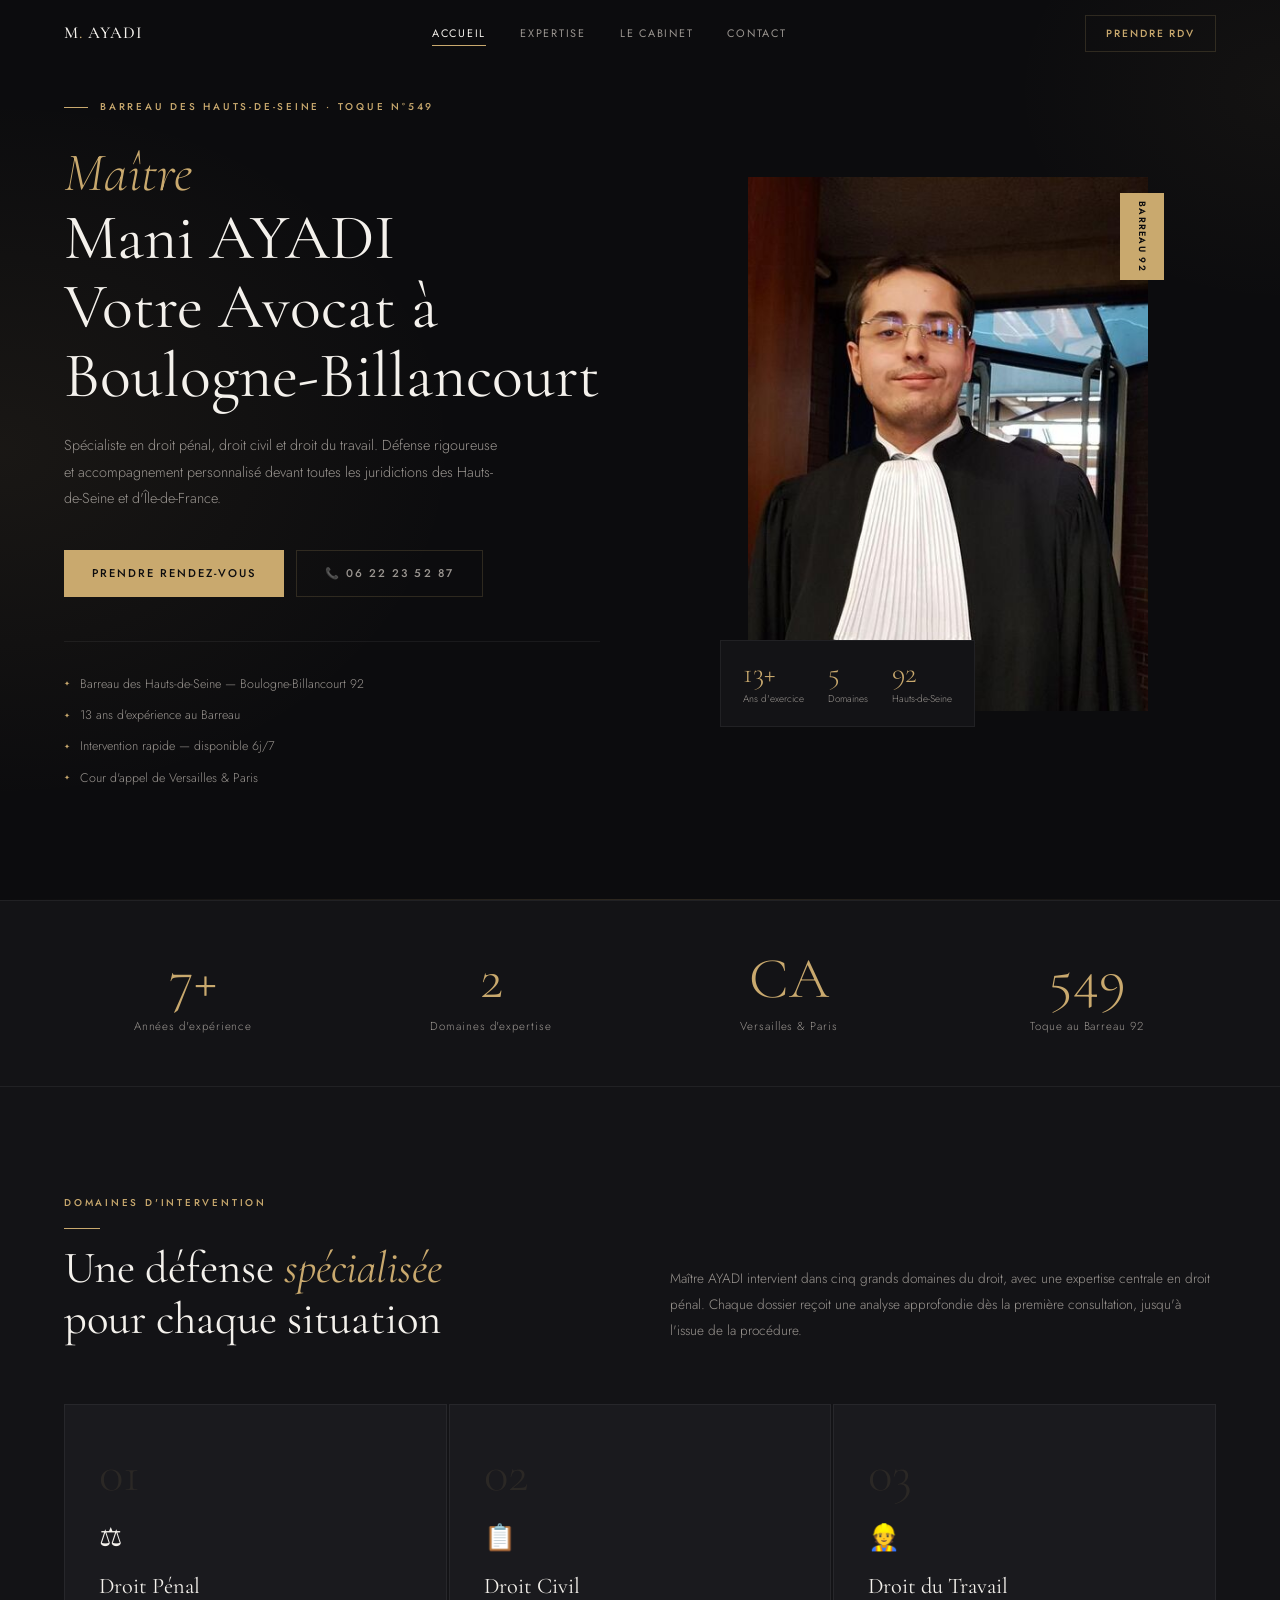
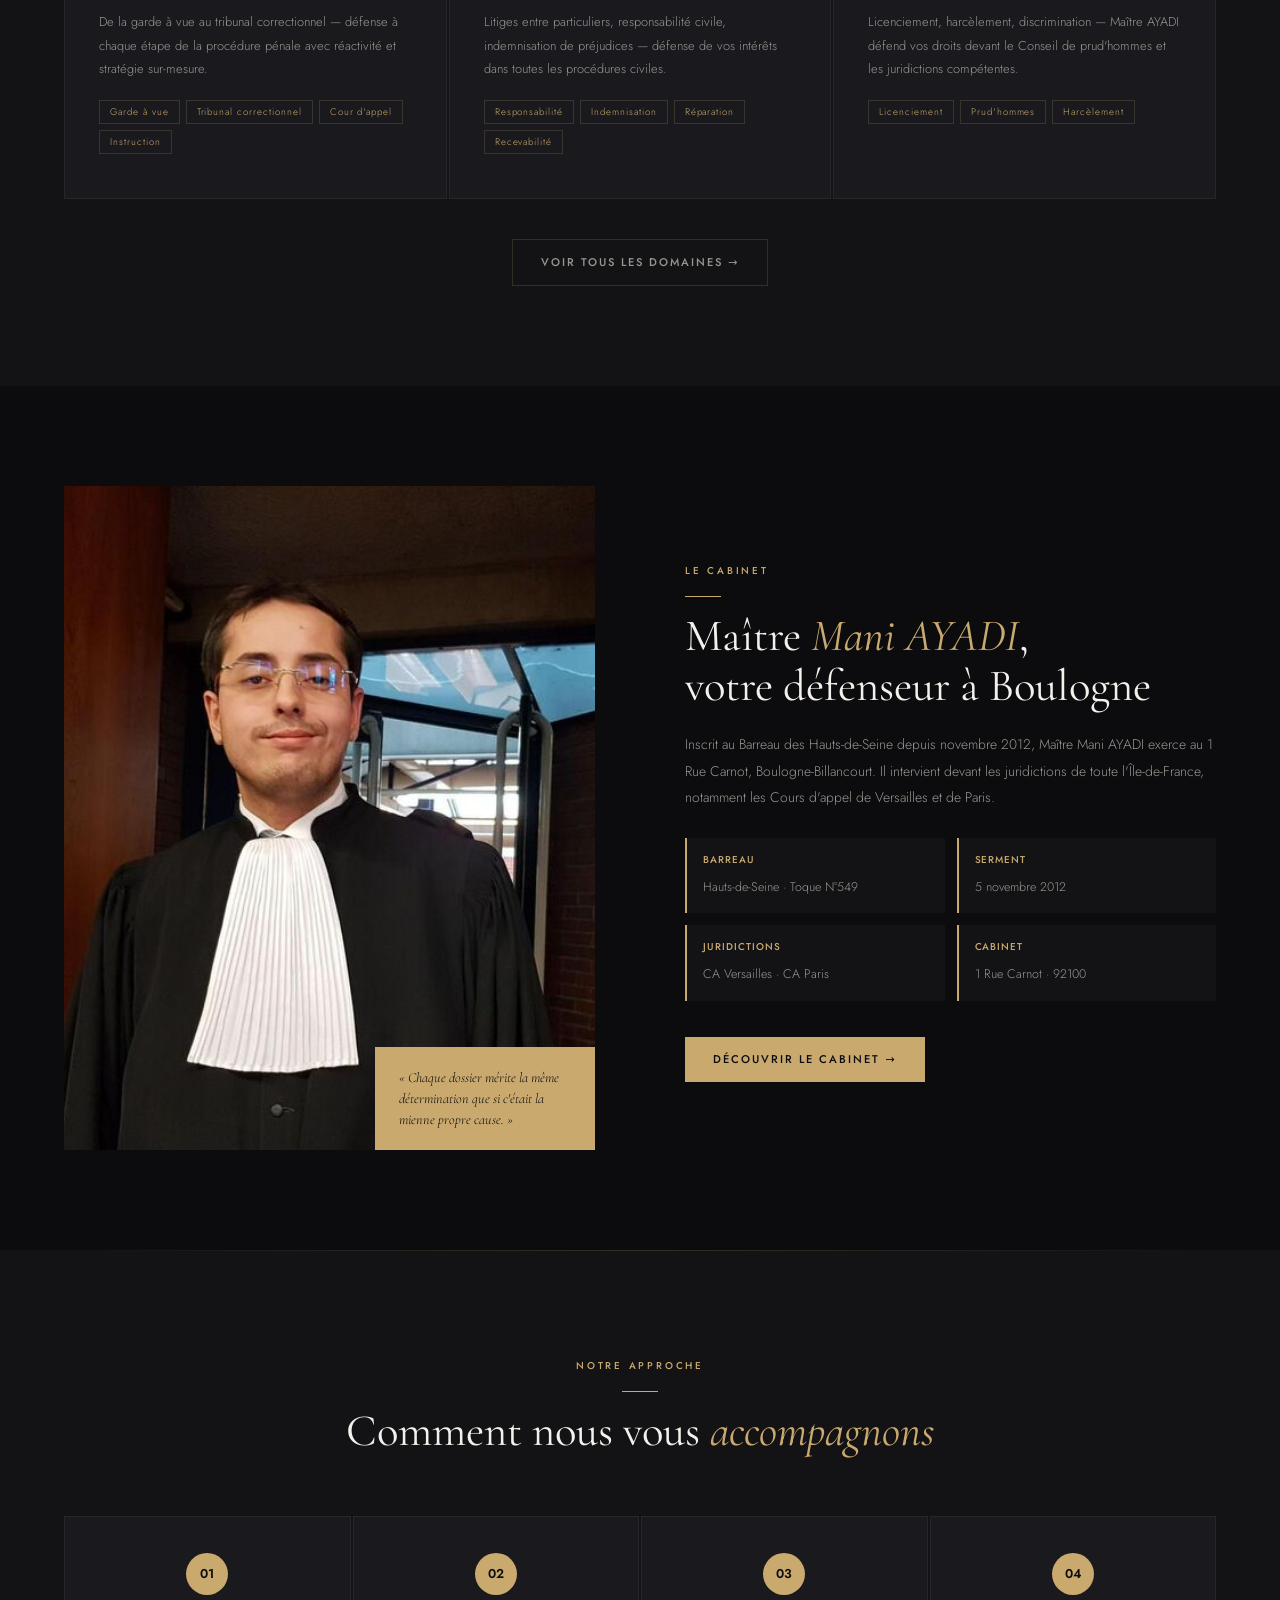
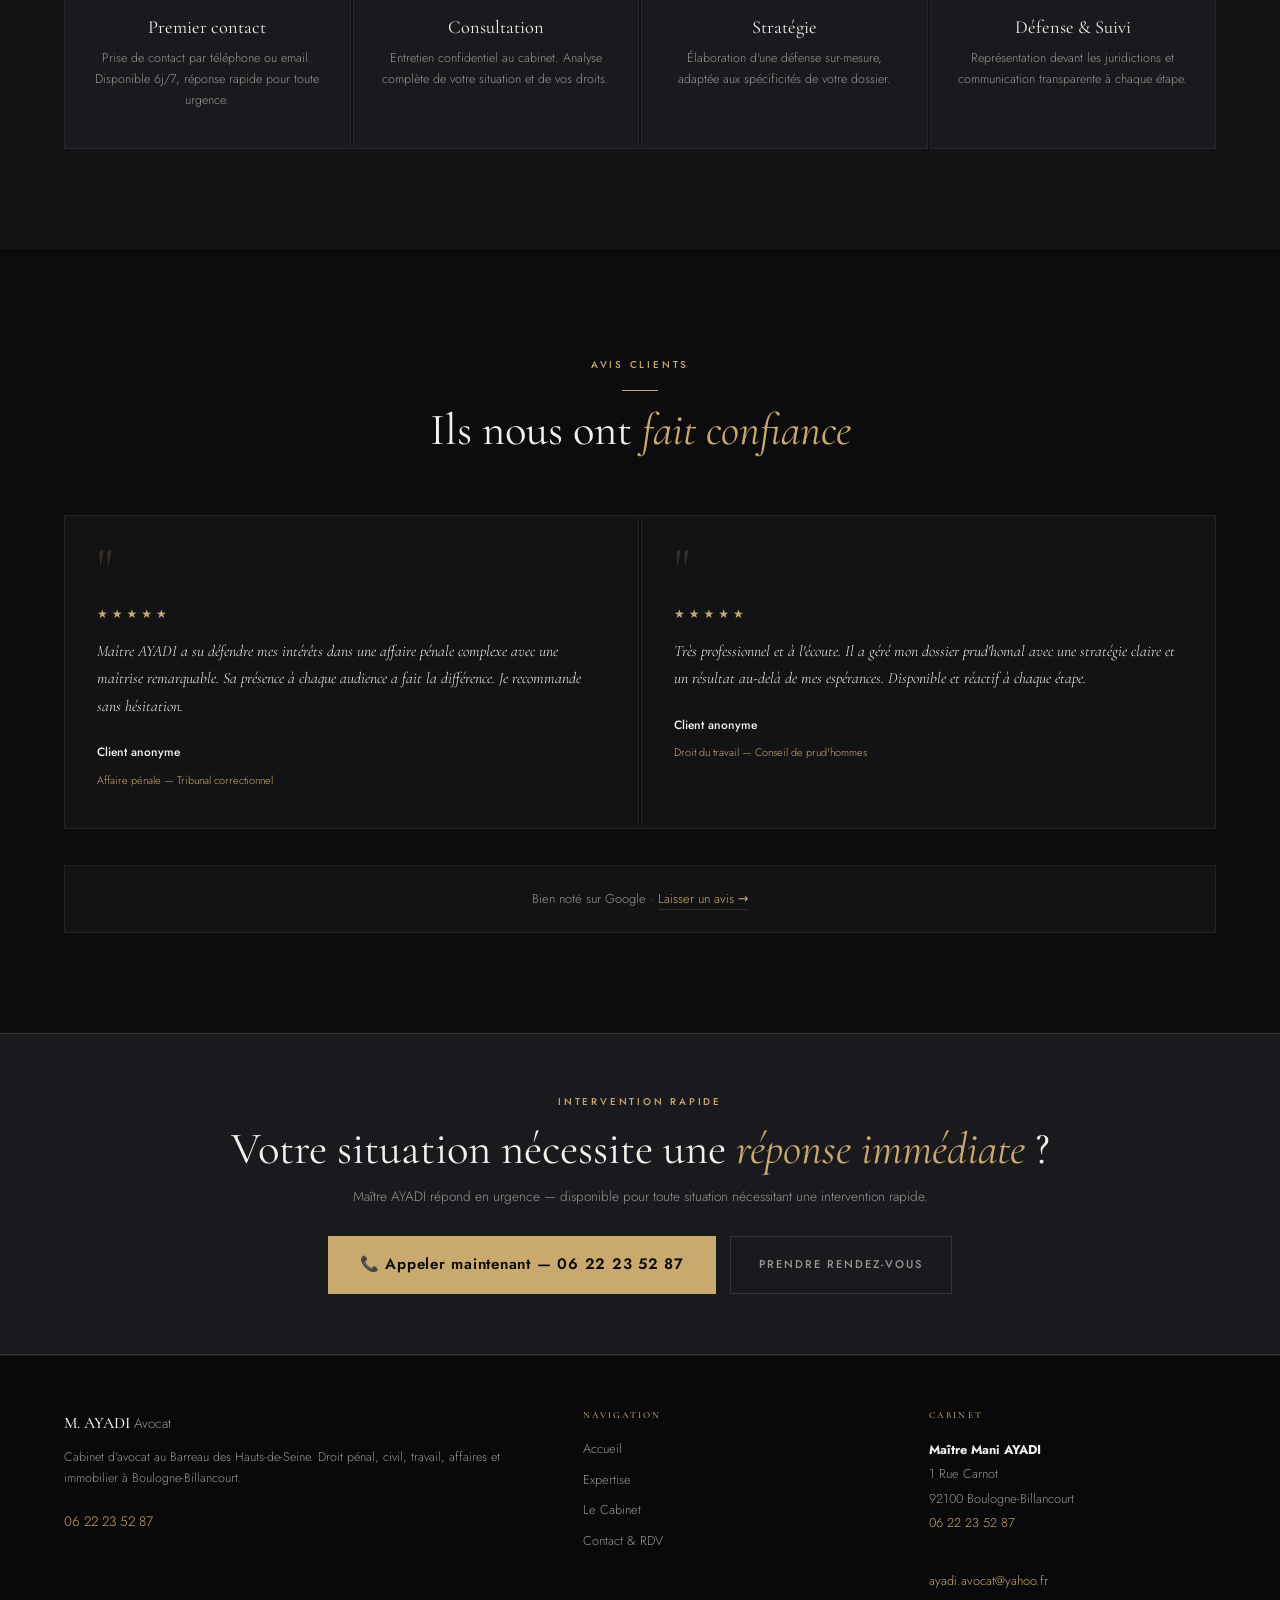
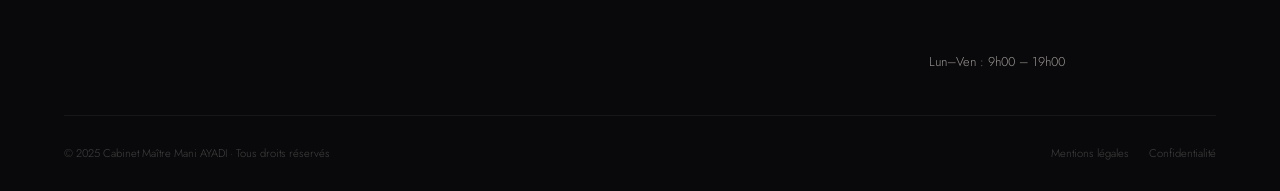
<file: index.html>
<!DOCTYPE html>
<html lang="fr">
<head>
  <meta charset="UTF-8">
  <meta name="viewport" content="width=device-width, initial-scale=1.0">
  <title>Maître Mani AYADI — Avocat à Boulogne-Billancourt | Barreau des Hauts-de-Seine</title>
  <meta name="description" content="Maître Mani AYADI, avocat au Barreau des Hauts-de-Seine (Toque N°549). Droit pénal, civil, travail, affaires et immobilier. Cabinet au 1 Rue Carnot, Boulogne-Billancourt. ☎ 06 22 23 52 87">
  <meta name="robots" content="index, follow">
  <link rel="canonical" href="https://ayadi-avocat.fr/">
  <meta property="og:title" content="Maître Mani AYADI — Avocat Boulogne-Billancourt">
  <meta property="og:description" content="Avocat au Barreau des Hauts-de-Seine depuis 2012. Droit pénal, civil, travail, affaires. 1 Rue Carnot, Boulogne-Billancourt. ☎ 06 22 23 52 87">
  <meta property="og:locale" content="fr_FR">
  <link rel="preconnect" href="https://fonts.googleapis.com">
  <link rel="preconnect" href="https://fonts.gstatic.com" crossorigin>
  <link href="https://fonts.googleapis.com/css2?family=Cormorant+Garamond:ital,wght@0,300;0,400;0,500;0,600;1,300;1,400;1,500;1,600&family=Jost:wght@300;400;500;600&display=swap" rel="stylesheet">
  <link rel="stylesheet" href="css/style.css">
  <script type="application/ld+json">
  {
    "@context": "https://schema.org",
    "@type": "LegalService",
    "name": "Cabinet Maître Mani AYADI",
    "url": "https://ayadi-avocat.fr",
    "telephone": "+33622235287",
    "email": "ayadi.avocat@yahoo.fr",
    "address": {
      "@type": "PostalAddress",
      "streetAddress": "1 Rue Carnot",
      "addressLocality": "Boulogne-Billancourt",
      "postalCode": "92100",
      "addressCountry": "FR"
    },
    "openingHours": "Mo-Fr 09:00-19:00",
    "areaServed": "Hauts-de-Seine, Île-de-France"
  }
  </script>
  <style>
    /* ─── HERO ─── */
    .hero {
      min-height: 100vh;
      padding: 68px 5% 80px;
      display: grid;
      grid-template-columns: 1fr 1fr;
      gap: 80px;
      align-items: center;
      position: relative;
      overflow: hidden;
      background:
        radial-gradient(ellipse 55% 60% at 0% 50%, rgba(201,169,110,0.07) 0%, transparent 65%),
        radial-gradient(ellipse 35% 40% at 100% 10%, rgba(201,169,110,0.04) 0%, transparent 60%),
        var(--bg);
    }
    .hero::after {
      content: '';
      position: absolute;
      bottom: 0; left: 0; right: 0;
      height: 1px;
      background: linear-gradient(90deg, transparent, var(--gold-line), transparent);
    }

    .hero-eyebrow {
      display: flex;
      align-items: center;
      gap: 12px;
      margin-bottom: 28px;
    }
    .hero-eyebrow::before {
      content: '';
      display: block;
      width: 24px;
      height: 1px;
      background: var(--gold);
      flex-shrink: 0;
    }

    .hero-title {
      font-family: var(--serif);
      font-size: clamp(2.8rem, 5vw, 4rem);
      font-weight: 400;
      line-height: 1.08;
      margin-bottom: 22px;
    }
    .hero-title em {
      display: block;
      font-style: italic;
      color: var(--gold);
      font-weight: 300;
      font-size: 0.85em;
    }

    .hero-desc {
      font-size: 0.9rem;
      color: var(--muted);
      line-height: 1.85;
      max-width: 440px;
      margin-bottom: 38px;
    }

    .hero-ctas { display: flex; gap: 12px; flex-wrap: wrap; margin-bottom: 44px; }

    .hero-badges {
      padding-top: 32px;
      border-top: 1px solid var(--border);
      display: flex;
      flex-direction: column;
      gap: 10px;
    }
    .hero-badge {
      font-size: 0.78rem;
      color: var(--muted);
      display: flex;
      align-items: center;
      gap: 10px;
    }
    .hero-badge::before { content: '✦'; color: var(--gold); font-size: 0.45rem; flex-shrink: 0; }

    /* Hero photo */
    .hero-visual { position: relative; display: flex; justify-content: center; align-items: center; }
    .hero-photo-wrap { position: relative; width: 100%; max-width: 400px; }
    .hero-photo-frame {
      aspect-ratio: 3/4;
      overflow: hidden;
      background: var(--bg-3);
      position: relative;
    }
    .hero-photo-frame img { width: 100%; height: 100%; object-fit: cover; object-position: top center; }
    .photo-placeholder {
      width: 100%;
      height: 100%;
      display: flex;
      flex-direction: column;
      align-items: center;
      justify-content: center;
      gap: 14px;
      color: var(--muted);
    }
    .photo-placeholder span { font-size: 3rem; opacity: 0.2; }
    .photo-placeholder p { font-size: 0.72rem; letter-spacing: 0.1em; opacity: 0.5; }

    /* Decorative offset border */
    .hero-photo-frame::before {
      content: '';
      position: absolute;
      top: 12px; left: 12px; right: -12px; bottom: -12px;
      border: 1px solid var(--gold-line);
      z-index: -1;
    }

    /* Stats box */
    .hero-stat-box {
      position: absolute;
      bottom: -16px;
      left: -28px;
      background: var(--bg-2);
      border: 1px solid var(--border);
      padding: 18px 22px;
      display: flex;
      gap: 24px;
    }
    .hs-item .hs-num {
      font-family: var(--serif);
      font-size: 1.8rem;
      color: var(--gold);
      line-height: 1;
    }
    .hs-item .hs-lbl {
      font-size: 0.62rem;
      color: var(--muted);
      margin-top: 3px;
    }

    /* Barreau tag */
    .barreau-tag {
      position: absolute;
      top: 16px;
      right: -16px;
      background: var(--gold);
      color: var(--bg);
      padding: 8px 14px;
      font-size: 0.58rem;
      font-weight: 600;
      letter-spacing: 0.14em;
      text-transform: uppercase;
      writing-mode: vertical-rl;
    }

    /* ─── SECTIONS ─── */
    .expertise-preview {
      padding: 100px 5%;
      background: var(--bg-2);
    }
    .expertise-preview .sec-header {
      display: grid;
      grid-template-columns: 1fr 1fr;
      gap: 60px;
      align-items: end;
      margin-bottom: 60px;
    }
    .sec-header-right {
      font-size: 0.85rem;
      color: var(--muted);
      line-height: 1.9;
    }
    .expertise-grid-3 {
      display: grid;
      grid-template-columns: repeat(3, 1fr);
      gap: 2px;
      margin-bottom: 40px;
    }

    .cabinet-preview {
      padding: 100px 5%;
      background: var(--bg);
      display: grid;
      grid-template-columns: 1fr 1fr;
      gap: 90px;
      align-items: center;
    }
    .cabinet-img {
      aspect-ratio: 4/5;
      background: var(--bg-3);
      overflow: hidden;
      position: relative;
    }
    .cabinet-img img { width: 100%; height: 100%; object-fit: cover; }
    .cabinet-quote {
      position: absolute;
      bottom: 0; right: 0;
      background: var(--gold);
      color: var(--bg);
      padding: 20px 24px;
      max-width: 220px;
    }
    .cabinet-quote p {
      font-family: var(--serif);
      font-size: 0.88rem;
      font-style: italic;
      line-height: 1.5;
    }
    .cabinet-facts {
      display: grid;
      grid-template-columns: 1fr 1fr;
      gap: 12px;
      margin: 28px 0 36px;
    }
    .cabinet-fact {
      padding: 14px 16px;
      background: var(--bg-2);
      border-left: 2px solid var(--gold);
    }
    .cabinet-fact strong {
      display: block;
      font-size: 0.62rem;
      font-weight: 500;
      color: var(--gold);
      letter-spacing: 0.1em;
      text-transform: uppercase;
      margin-bottom: 3px;
    }
    .cabinet-fact span { font-size: 0.78rem; color: var(--muted); }

    .process-section {
      padding: 100px 5%;
      background: var(--bg-2);
      position: relative;
    }
    .process-section::before {
      content: '';
      position: absolute;
      top: 0; left: 5%; right: 5%;
      height: 1px;
      background: linear-gradient(90deg, transparent, var(--gold-line), transparent);
    }
    .process-grid {
      display: grid;
      grid-template-columns: repeat(4, 1fr);
      gap: 2px;
      margin-top: 60px;
    }
    .process-step-card {
      background: var(--bg-3);
      border: 1px solid var(--border);
      transition: border-color var(--tr);
    }
    .process-step-card:hover { border-color: var(--gold-line); }

    .avis-section {
      padding: 100px 5%;
      background: var(--bg);
    }
    .avis-grid {
      display: grid;
      grid-template-columns: repeat(2, 1fr);
      gap: 2px;
      margin: 60px 0 36px;
    }
    .google-badge {
      text-align: center;
      padding: 22px;
      background: var(--bg-2);
      border: 1px solid var(--border);
      font-size: 0.8rem;
      color: var(--muted);
    }
    .google-badge a { color: var(--gold); border-bottom: 1px solid var(--gold-line); padding-bottom: 1px; }

    @media (max-width: 1024px) {
      .hero { grid-template-columns: 1fr; min-height: auto; padding-top: 110px; gap: 60px; }
      .hero-visual { order: -1; }
      .hero-photo-wrap { max-width: 300px; margin: 0 auto; }
      .hero-stat-box { position: static; margin-top: 24px; }
      .barreau-tag { display: none; }
      .expertise-grid-3 { grid-template-columns: 1fr; }
      .expertise-preview .sec-header { grid-template-columns: 1fr; gap: 24px; }
      .cabinet-preview { grid-template-columns: 1fr; gap: 60px; }
      .cabinet-facts { grid-template-columns: 1fr; }
      .process-grid { grid-template-columns: repeat(2, 1fr); }
      .avis-grid { grid-template-columns: 1fr; }
    }
    @media (max-width: 768px) {
      .process-grid { grid-template-columns: 1fr; }
    }
  </style>
</head>
<body>
  <div class="page-overlay"></div>

  <nav class="mobile-nav">
    <a href="index.html">Accueil</a>
    <a href="domaines.html">Expertise</a>
    <a href="cabinet.html">Le Cabinet</a>
    <a href="contact.html">Contact</a>
    <a href="tel:+33622235287" class="mobile-nav-tel">06 22 23 52 87</a>
  </nav>

  <header class="navbar">
    <a href="index.html" class="nav-brand">M<span class="dot">.</span> AYADI</a>
    <nav class="nav-links">
      <a href="index.html">Accueil</a>
      <a href="domaines.html">Expertise</a>
      <a href="cabinet.html">Le Cabinet</a>
      <a href="contact.html">Contact</a>
    </nav>
    <a href="contact.html" class="nav-rdv">Prendre RDV</a>
    <button class="hamburger" aria-label="Menu"><span></span><span></span><span></span></button>
  </header>

  <main>

    <!-- HERO -->
    <section class="hero">
      <div class="hero-left">
        <div class="hero-eyebrow label">Barreau des Hauts-de-Seine · Toque N°549</div>
        <h1 class="hero-title">
          <em>Maître</em>
          Mani AYADI<br>Votre Avocat à<br>Boulogne-Billancourt
        </h1>
        <p class="hero-desc">
          Spécialiste en droit pénal, droit civil et droit du travail.
          Défense rigoureuse et accompagnement personnalisé devant toutes
          les juridictions des Hauts-de-Seine et d'Île-de-France.
        </p>
        <div class="hero-ctas">
          <a href="contact.html" class="btn btn-gold">Prendre rendez-vous</a>
          <a href="tel:+33622235287" class="btn btn-outline">📞 06 22 23 52 87</a>
        </div>
        <div class="hero-badges">
          <div class="hero-badge">Barreau des Hauts-de-Seine — Boulogne-Billancourt 92</div>
          <div class="hero-badge">13 ans d'expérience au Barreau</div>
          <div class="hero-badge">Intervention rapide — disponible 6j/7</div>
          <div class="hero-badge">Cour d'appel de Versailles & Paris</div>
        </div>
      </div>

      <div class="hero-visual">
        <div class="hero-photo-wrap">
          <div class="hero-photo-frame">
            <img src="assets/ayadi-portrait.jpg" alt="Maître Mani AYADI, avocat à Boulogne-Billancourt">
          </div>
          <div class="barreau-tag">Barreau 92</div>
          <div class="hero-stat-box">
            <div class="hs-item">
              <div class="hs-num">13+</div>
              <div class="hs-lbl">Ans d'exercice</div>
            </div>
            <div class="hs-item">
              <div class="hs-num">5</div>
              <div class="hs-lbl">Domaines</div>
            </div>
            <div class="hs-item">
              <div class="hs-num">92</div>
              <div class="hs-lbl">Hauts-de-Seine</div>
            </div>
          </div>
        </div>
      </div>
    </section>

    <!-- STATS BAND -->
    <div class="stats-band">
      <div class="reveal">
        <div class="stat-num"><span data-count="13">0</span>+</div>
        <div class="stat-lbl">Années d'expérience</div>
      </div>
      <div class="reveal" style="transition-delay:.1s">
        <div class="stat-num"><span data-count="5">0</span></div>
        <div class="stat-lbl">Domaines d'expertise</div>
      </div>
      <div class="reveal" style="transition-delay:.2s">
        <div class="stat-num">CA</div>
        <div class="stat-lbl">Versailles & Paris</div>
      </div>
      <div class="reveal" style="transition-delay:.3s">
        <div class="stat-num">549</div>
        <div class="stat-lbl">Toque au Barreau 92</div>
      </div>
    </div>

    <!-- EXPERTISE PREVIEW -->
    <section class="expertise-preview">
      <div class="sec-header">
        <div class="reveal">
          <span class="label">Domaines d'intervention</span>
          <div class="gold-bar"></div>
          <h2 class="section-title">Une défense <em>spécialisée</em><br>pour chaque situation</h2>
        </div>
        <p class="sec-header-right reveal">
          Maître AYADI intervient dans cinq grands domaines du droit,
          avec une expertise centrale en droit pénal. Chaque dossier reçoit
          une analyse approfondie dès la première consultation, jusqu'à l'issue de la procédure.
        </p>
      </div>
      <div class="expertise-grid-3">
        <article class="expertise-card reveal">
          <div class="card-num">01</div>
          <div class="card-icon">⚖️</div>
          <h3 class="card-title">Droit Pénal</h3>
          <p class="card-desc">De la garde à vue au tribunal correctionnel — défense à chaque étape de la procédure pénale avec réactivité et stratégie sur-mesure.</p>
          <div class="card-tags">
            <span class="card-tag">Garde à vue</span>
            <span class="card-tag">Tribunal correctionnel</span>
            <span class="card-tag">Cour d'appel</span>
            <span class="card-tag">Instruction</span>
          </div>
        </article>
        <article class="expertise-card reveal" style="transition-delay:.1s">
          <div class="card-num">02</div>
          <div class="card-icon">📋</div>
          <h3 class="card-title">Droit Civil</h3>
          <p class="card-desc">Litiges entre particuliers, responsabilité civile, indemnisation de préjudices — défense de vos intérêts dans toutes les procédures civiles.</p>
          <div class="card-tags">
            <span class="card-tag">Responsabilité</span>
            <span class="card-tag">Indemnisation</span>
            <span class="card-tag">Réparation</span>
            <span class="card-tag">Recevabilité</span>
          </div>
        </article>
        <article class="expertise-card reveal" style="transition-delay:.2s">
          <div class="card-num">03</div>
          <div class="card-icon">👷</div>
          <h3 class="card-title">Droit du Travail</h3>
          <p class="card-desc">Licenciement, harcèlement, discrimination — Maître AYADI défend vos droits devant le Conseil de prud'hommes et les juridictions compétentes.</p>
          <div class="card-tags">
            <span class="card-tag">Licenciement</span>
            <span class="card-tag">Prud'hommes</span>
            <span class="card-tag">Harcèlement</span>
          </div>
        </article>
      </div>
      <div class="reveal" style="text-align:center">
        <a href="domaines.html" class="btn btn-outline">Voir tous les domaines →</a>
      </div>
    </section>

    <!-- CABINET PREVIEW -->
    <section class="cabinet-preview">
      <div class="cabinet-img reveal-left">
        <img src="assets/ayadi-portrait.jpg" alt="Maître Mani AYADI, avocat à Boulogne-Billancourt">
        <div class="cabinet-quote">
          <p>« Chaque dossier mérite la même détermination que si c'était la mienne propre cause. »</p>
        </div>
      </div>
      <div class="reveal-right">
        <span class="label">Le Cabinet</span>
        <div class="gold-bar"></div>
        <h2 class="section-title">Maître <em>Mani AYADI</em>,<br>votre défenseur à Boulogne</h2>
        <p style="font-size:.87rem;color:var(--muted);line-height:1.9;margin:20px 0 0">
          Inscrit au Barreau des Hauts-de-Seine depuis novembre 2012, Maître Mani AYADI
          exerce au 1 Rue Carnot, Boulogne-Billancourt. Il intervient devant les juridictions
          de toute l'Île-de-France, notamment les Cours d'appel de Versailles et de Paris.
        </p>
        <div class="cabinet-facts">
          <div class="cabinet-fact"><strong>Barreau</strong><span>Hauts-de-Seine · Toque N°549</span></div>
          <div class="cabinet-fact"><strong>Serment</strong><span>5 novembre 2012</span></div>
          <div class="cabinet-fact"><strong>Juridictions</strong><span>CA Versailles · CA Paris</span></div>
          <div class="cabinet-fact"><strong>Cabinet</strong><span>1 Rue Carnot · 92100</span></div>
        </div>
        <a href="cabinet.html" class="btn btn-gold">Découvrir le cabinet →</a>
      </div>
    </section>

    <!-- PROCESS -->
    <section class="process-section">
      <div style="text-align:center" class="reveal">
        <span class="label">Notre approche</span>
        <div class="gold-bar center"></div>
        <h2 class="section-title">Comment nous vous <em>accompagnons</em></h2>
      </div>
      <div class="process-grid">
        <div class="process-step-card reveal">
          <div class="process-step">
            <div class="step-num">01</div>
            <h3 class="step-title">Premier contact</h3>
            <p class="step-desc">Prise de contact par téléphone ou email. Disponible 6j/7, réponse rapide pour toute urgence.</p>
          </div>
        </div>
        <div class="process-step-card reveal" style="transition-delay:.1s">
          <div class="process-step">
            <div class="step-num">02</div>
            <h3 class="step-title">Consultation</h3>
            <p class="step-desc">Entretien confidentiel au cabinet. Analyse complète de votre situation et de vos droits.</p>
          </div>
        </div>
        <div class="process-step-card reveal" style="transition-delay:.2s">
          <div class="process-step">
            <div class="step-num">03</div>
            <h3 class="step-title">Stratégie</h3>
            <p class="step-desc">Élaboration d'une défense sur-mesure, adaptée aux spécificités de votre dossier.</p>
          </div>
        </div>
        <div class="process-step-card reveal" style="transition-delay:.3s">
          <div class="process-step">
            <div class="step-num">04</div>
            <h3 class="step-title">Défense & Suivi</h3>
            <p class="step-desc">Représentation devant les juridictions et communication transparente à chaque étape.</p>
          </div>
        </div>
      </div>
    </section>

    <!-- AVIS -->
    <section class="avis-section">
      <div style="text-align:center" class="reveal">
        <span class="label">Avis clients</span>
        <div class="gold-bar center"></div>
        <h2 class="section-title">Ils nous ont <em>fait confiance</em></h2>
      </div>
      <div class="avis-grid">
        <div class="testimonial-card reveal">
          <div class="t-open-quote">"</div>
          <div class="t-stars">★★★★★</div>
          <p class="t-text">Maître AYADI a su défendre mes intérêts dans une affaire pénale complexe avec une maîtrise remarquable. Sa présence à chaque audience a fait la différence. Je recommande sans hésitation.</p>
          <div class="t-author"><strong>Client anonyme</strong><span>Affaire pénale — Tribunal correctionnel</span></div>
        </div>
        <div class="testimonial-card reveal" style="transition-delay:.1s">
          <div class="t-open-quote">"</div>
          <div class="t-stars">★★★★★</div>
          <p class="t-text">Très professionnel et à l'écoute. Il a géré mon dossier prud'homal avec une stratégie claire et un résultat au-delà de mes espérances. Disponible et réactif à chaque étape.</p>
          <div class="t-author"><strong>Client anonyme</strong><span>Droit du travail — Conseil de prud'hommes</span></div>
        </div>
      </div>
      <div class="google-badge reveal">
        Bien noté sur Google · <a href="https://www.google.com/maps?q=Mani+AYADI+avocat+Boulogne-Billancourt" target="_blank" rel="noopener">Laisser un avis →</a>
      </div>
    </section>

    <!-- URGENCE -->
    <div class="urgence-band">
      <span class="label">Intervention rapide</span>
      <h2 class="section-title reveal">Votre situation nécessite une <em>réponse immédiate</em> ?</h2>
      <p class="reveal">Maître AYADI répond en urgence — disponible pour toute situation nécessitant une intervention rapide.</p>
      <div class="urgence-btns reveal">
        <a href="tel:+33622235287" class="btn-call">📞 Appeler maintenant — 06 22 23 52 87</a>
        <a href="contact.html" class="btn btn-outline">Prendre rendez-vous</a>
      </div>
    </div>

  </main>

  <footer>
    <div class="footer-grid">
      <div>
        <div class="footer-brand">M<span class="dot">.</span> AYADI <span style="font-family:var(--sans);font-weight:300;font-size:.85rem;color:var(--muted)">Avocat</span></div>
        <p class="footer-tagline">Cabinet d'avocat au Barreau des Hauts-de-Seine. Droit pénal, civil, travail, affaires et immobilier à Boulogne-Billancourt.</p>
        <a href="tel:+33622235287" class="footer-tel">06 22 23 52 87</a>
      </div>
      <nav class="footer-col">
        <h4>Navigation</h4>
        <a href="index.html">Accueil</a>
        <a href="domaines.html">Expertise</a>
        <a href="cabinet.html">Le Cabinet</a>
        <a href="contact.html">Contact & RDV</a>
      </nav>
      <div class="footer-col footer-nap">
        <h4>Cabinet</h4>
        <address>
          <p><strong style="color:var(--white)">Maître Mani AYADI</strong><br>1 Rue Carnot<br>92100 Boulogne-Billancourt<br><a href="tel:+33622235287">06 22 23 52 87</a><br><a href="mailto:ayadi.avocat@yahoo.fr">ayadi.avocat@yahoo.fr</a><br><br>Lun–Ven : 9h00 – 19h00</p>
        </address>
      </div>
    </div>
    <div class="footer-bottom">
      <p>© 2025 Cabinet Maître Mani AYADI · Tous droits réservés</p>
      <div class="footer-legal">
        <a href="mentions-legales.html">Mentions légales</a>
        <a href="confidentialite.html">Confidentialité</a>
      </div>
    </div>
  </footer>

  <script src="js/main.js" defer></script>
</body>
</html>
</file>
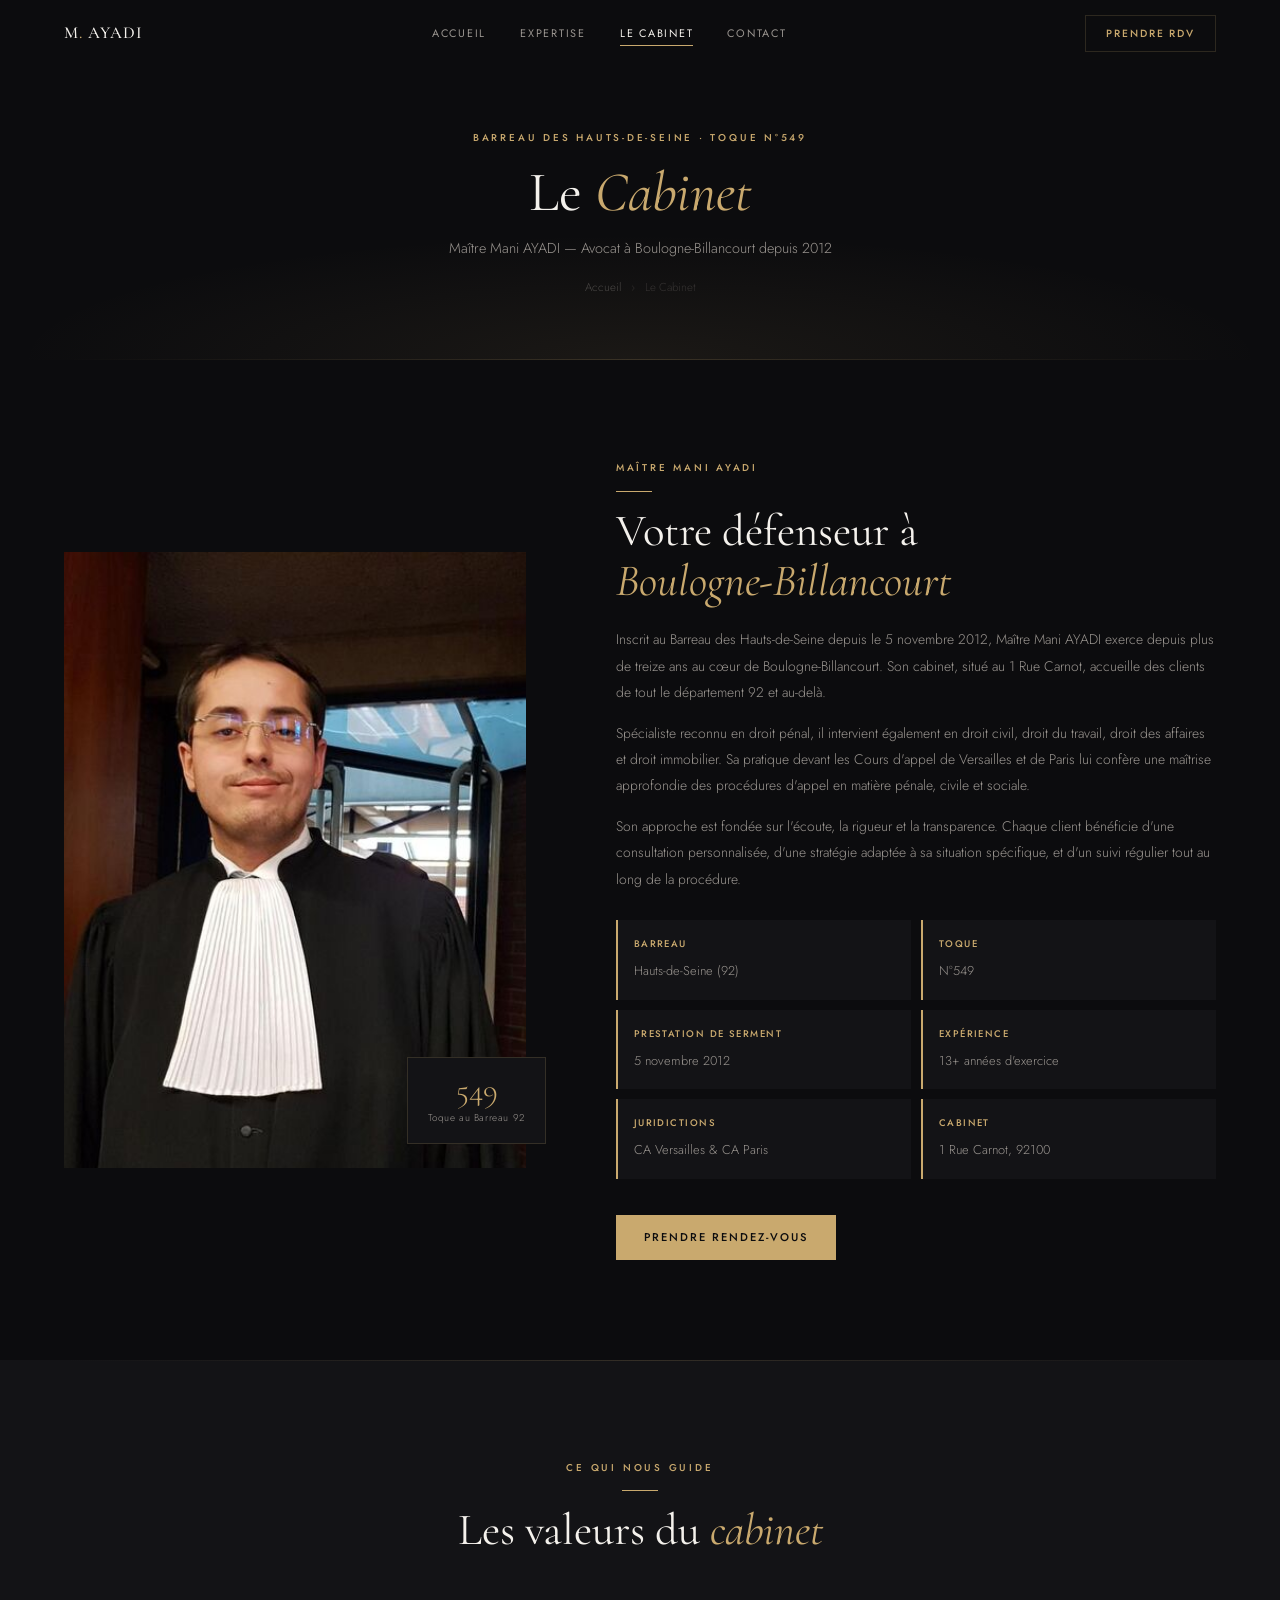
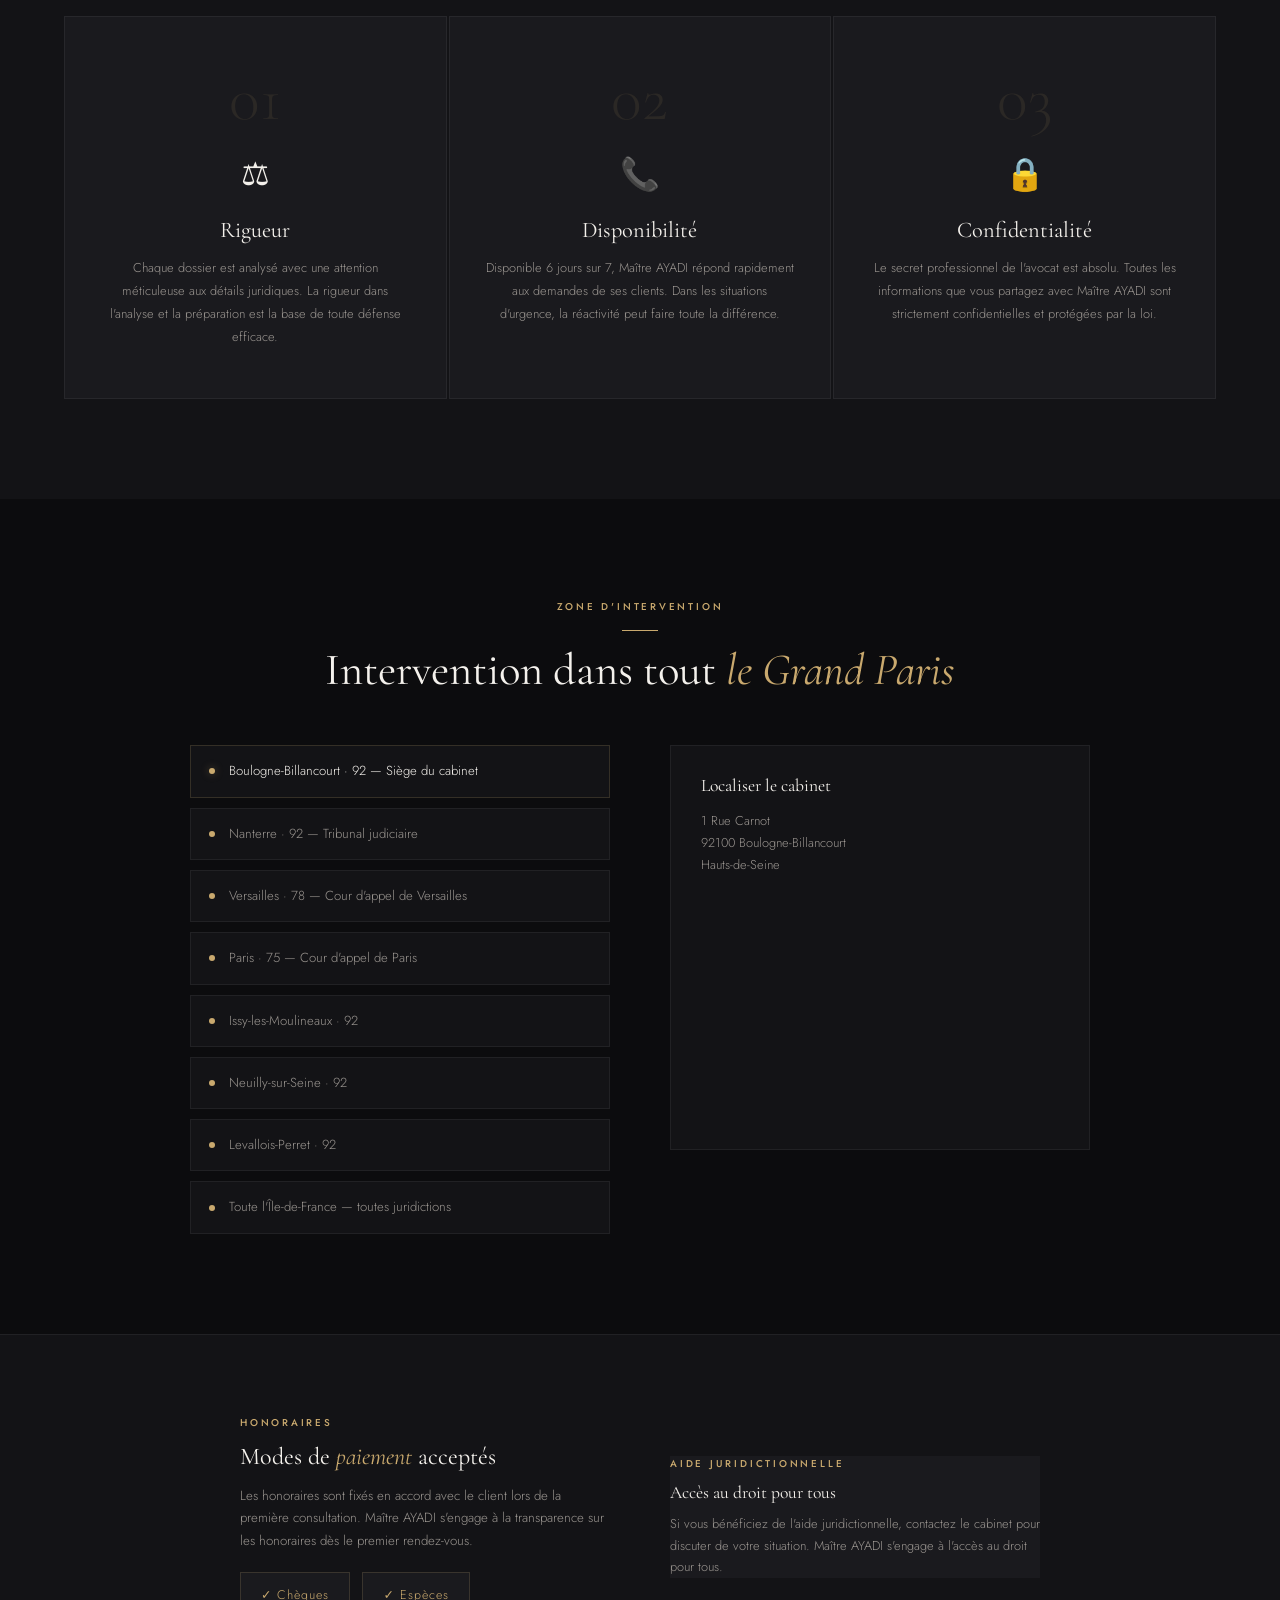
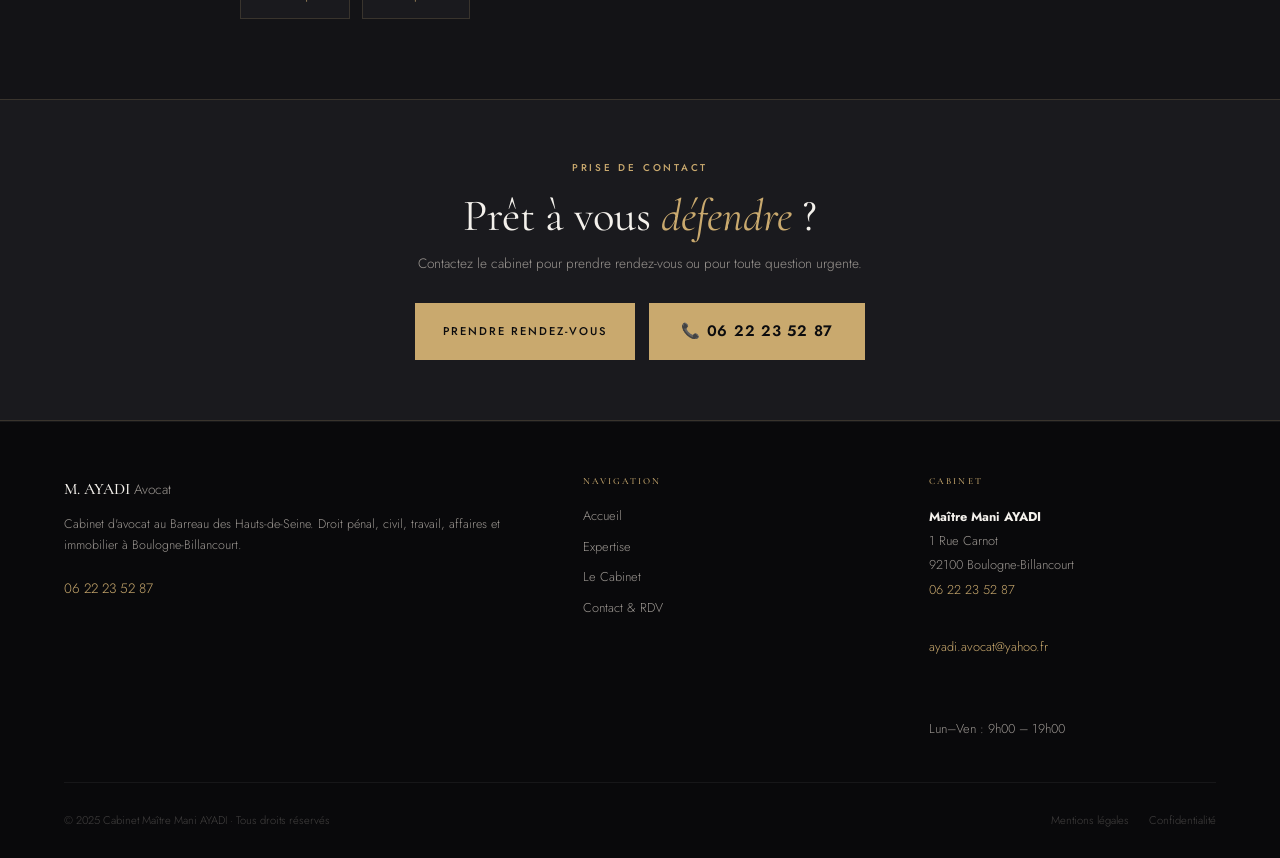
<file: cabinet.html>
<!DOCTYPE html>
<html lang="fr">
<head>
  <meta charset="UTF-8">
  <meta name="viewport" content="width=device-width, initial-scale=1.0">
  <title>Le Cabinet — Maître Mani AYADI · Avocat Boulogne-Billancourt</title>
  <meta name="description" content="Maître Mani AYADI, avocat au Barreau des Hauts-de-Seine (Toque N°549) depuis 2012. Cabinet situé au 1 Rue Carnot, Boulogne-Billancourt. Rigueur, disponibilité, confidentialité.">
  <meta name="robots" content="index, follow">
  <link rel="canonical" href="https://ayadi-avocat.fr/cabinet.html">
  <link rel="preconnect" href="https://fonts.googleapis.com">
  <link rel="preconnect" href="https://fonts.gstatic.com" crossorigin>
  <link href="https://fonts.googleapis.com/css2?family=Cormorant+Garamond:ital,wght@0,300;0,400;0,500;0,600;1,300;1,400;1,500;1,600&family=Jost:wght@300;400;500;600&display=swap" rel="stylesheet">
  <link rel="stylesheet" href="css/style.css">
  <style>
    /* ─── Portrait Section ─── */
    .portrait-section {
      padding: 100px 5%;
      background: var(--bg);
      display: grid;
      grid-template-columns: 1fr 1.3fr;
      gap: 90px;
      align-items: center;
    }
    .portrait-wrap { position: relative; }
    .portrait-frame {
      width: 100%;
      aspect-ratio: 3/4;
      background: var(--bg-3);
      overflow: hidden;
      position: relative;
    }
    .portrait-frame img { width: 100%; height: 100%; object-fit: cover; object-position: top; }
    .portrait-frame::before {
      content: '';
      position: absolute;
      top: 16px; left: 16px; right: -16px; bottom: -16px;
      border: 1px solid var(--gold-line);
      z-index: -1;
    }
    .portrait-badge {
      position: absolute;
      bottom: 24px;
      right: -20px;
      background: var(--bg-2);
      border: 1px solid var(--gold-line);
      padding: 16px 20px;
      text-align: center;
    }
    .portrait-badge .pb-num {
      font-family: var(--serif);
      font-size: 2rem;
      color: var(--gold);
      line-height: 1;
    }
    .portrait-badge .pb-lbl {
      font-size: 0.62rem;
      color: var(--muted);
      margin-top: 4px;
      letter-spacing: 0.06em;
    }

    .portrait-content .label { display: block; margin-bottom: 14px; }
    .portrait-content h2 { margin-bottom: 20px; }
    .portrait-text { font-size: .87rem; color: var(--muted); line-height: 1.9; margin-bottom: 28px; }
    .portrait-text + .portrait-text { margin-top: -14px; }

    .parcours-grid {
      display: grid;
      grid-template-columns: 1fr 1fr;
      gap: 10px;
      margin: 28px 0 36px;
    }
    .parcours-item {
      padding: 16px;
      background: var(--bg-2);
      border-left: 2px solid var(--gold);
    }
    .parcours-item strong {
      display: block;
      font-size: 0.6rem;
      font-weight: 500;
      letter-spacing: 0.15em;
      text-transform: uppercase;
      color: var(--gold);
      margin-bottom: 4px;
    }
    .parcours-item span { font-size: 0.8rem; color: var(--muted); }

    /* ─── Valeurs ─── */
    .valeurs-section {
      padding: 100px 5%;
      background: var(--bg-2);
      position: relative;
    }
    .valeurs-section::before {
      content: '';
      position: absolute;
      top: 0; left: 5%; right: 5%;
      height: 1px;
      background: linear-gradient(90deg, transparent, var(--gold-line), transparent);
    }
    .valeurs-header { text-align: center; margin-bottom: 60px; }
    .valeurs-header .label { display: block; margin-bottom: 14px; }
    .valeurs-grid {
      display: grid;
      grid-template-columns: repeat(3, 1fr);
      gap: 2px;
    }
    .valeur-card {
      background: var(--bg-3);
      border: 1px solid var(--border);
      padding: 50px 36px;
      text-align: center;
      transition: border-color var(--tr);
    }
    .valeur-card:hover { border-color: var(--gold-line); }
    .valeur-num {
      font-family: var(--serif);
      font-size: 4rem;
      font-weight: 300;
      color: rgba(201,169,110,0.1);
      line-height: 1;
      margin-bottom: 16px;
    }
    .valeur-icon { font-size: 2rem; margin-bottom: 16px; }
    .valeur-title { font-family: var(--serif); font-size: 1.4rem; margin-bottom: 14px; }
    .valeur-desc { font-size: 0.8rem; color: var(--muted); line-height: 1.8; }

    /* ─── Zones ─── */
    .zones-section {
      padding: 100px 5%;
      background: var(--bg);
    }
    .zones-header { text-align: center; margin-bottom: 50px; }
    .zones-header .label { display: block; margin-bottom: 14px; }
    .zones-wrap {
      display: grid;
      grid-template-columns: 1fr 1fr;
      gap: 60px;
      align-items: start;
      max-width: 900px;
      margin: 0 auto;
    }
    .zones-list { display: flex; flex-direction: column; gap: 10px; }
    .zone-item {
      display: flex;
      align-items: center;
      gap: 14px;
      padding: 14px 18px;
      background: var(--bg-2);
      border: 1px solid var(--border);
      font-size: 0.82rem;
      color: var(--muted);
      transition: border-color var(--tr);
    }
    .zone-item:hover { border-color: var(--gold-line); color: var(--white); }
    .zone-item .zi-dot { width: 6px; height: 6px; border-radius: 50%; background: var(--gold); flex-shrink: 0; }
    .zone-item.primary { border-color: var(--gold-line); color: var(--white); }
    .zone-item.primary .zi-dot { background: var(--gold); box-shadow: 0 0 8px rgba(201,169,110,0.4); }
    .zones-map-box {
      background: var(--bg-2);
      border: 1px solid var(--border);
      padding: 30px;
    }
    .zones-map-box h4 { font-family: var(--serif); font-size: 1.1rem; margin-bottom: 14px; }
    .zones-map-box p { font-size: 0.8rem; color: var(--muted); line-height: 1.7; }
    .zones-map-box iframe { width: 100%; height: 220px; border: none; margin-top: 16px; filter: grayscale(0.5) contrast(1.1); }

    /* ─── Paiement ─── */
    .paiement-section {
      padding: 80px 5%;
      background: var(--bg-2);
      border-top: 1px solid var(--border);
    }
    .paiement-inner {
      display: grid;
      grid-template-columns: 1fr 1fr;
      gap: 60px;
      align-items: center;
      max-width: 800px;
      margin: 0 auto;
    }
    .paiement-inner h3 { font-family: var(--serif); font-size: 1.5rem; margin-bottom: 14px; }
    .paiement-inner p { font-size: .83rem; color: var(--muted); line-height: 1.7; }
    .paiement-modes { display: flex; gap: 12px; margin-top: 20px; }
    .paiement-mode {
      padding: 12px 20px;
      background: var(--bg-3);
      border: 1px solid var(--gold-line);
      font-size: 0.78rem;
      color: var(--gold);
      letter-spacing: 0.08em;
    }

    @media (max-width: 1024px) {
      .portrait-section { grid-template-columns: 1fr; gap: 60px; }
      .portrait-wrap { max-width: 340px; }
      .portrait-badge { position: static; margin-top: 16px; display: inline-block; }
      .parcours-grid { grid-template-columns: 1fr; }
      .valeurs-grid { grid-template-columns: 1fr; }
      .zones-wrap { grid-template-columns: 1fr; }
      .paiement-inner { grid-template-columns: 1fr; }
    }
  </style>
</head>
<body>
  <div class="page-overlay"></div>
  <nav class="mobile-nav">
    <a href="index.html">Accueil</a>
    <a href="domaines.html">Expertise</a>
    <a href="cabinet.html">Le Cabinet</a>
    <a href="contact.html">Contact</a>
    <a href="tel:+33622235287" class="mobile-nav-tel">06 22 23 52 87</a>
  </nav>
  <header class="navbar">
    <a href="index.html" class="nav-brand">M<span class="dot">.</span> AYADI</a>
    <nav class="nav-links">
      <a href="index.html">Accueil</a>
      <a href="domaines.html">Expertise</a>
      <a href="cabinet.html">Le Cabinet</a>
      <a href="contact.html">Contact</a>
    </nav>
    <a href="contact.html" class="nav-rdv">Prendre RDV</a>
    <button class="hamburger" aria-label="Menu"><span></span><span></span><span></span></button>
  </header>

  <main>
    <section class="mini-hero">
      <span class="label">Barreau des Hauts-de-Seine · Toque N°549</span>
      <h1>Le <em style="font-style:italic;color:var(--gold)">Cabinet</em></h1>
      <p>Maître Mani AYADI — Avocat à Boulogne-Billancourt depuis 2012</p>
      <div class="breadcrumb">
        <a href="index.html">Accueil</a><span>›</span><span>Le Cabinet</span>
      </div>
    </section>

    <!-- PORTRAIT & PARCOURS -->
    <section class="portrait-section">
      <div class="portrait-wrap reveal-left">
        <div class="portrait-frame">
          <img src="assets/ayadi-portrait.jpg" alt="Maître Mani AYADI avocat Boulogne-Billancourt">
        </div>
        <div class="portrait-badge">
          <div class="pb-num">549</div>
          <div class="pb-lbl">Toque au Barreau 92</div>
        </div>
      </div>

      <div class="portrait-content reveal-right">
        <span class="label">Maître Mani AYADI</span>
        <div class="gold-bar"></div>
        <h2 class="section-title">Votre défenseur à<br><em>Boulogne-Billancourt</em></h2>
        <p class="portrait-text">
          Inscrit au Barreau des Hauts-de-Seine depuis le 5 novembre 2012, Maître Mani AYADI
          exerce depuis plus de treize ans au cœur de Boulogne-Billancourt. Son cabinet, situé
          au 1 Rue Carnot, accueille des clients de tout le département 92 et au-delà.
        </p>
        <p class="portrait-text">
          Spécialiste reconnu en droit pénal, il intervient également en droit civil, droit du
          travail, droit des affaires et droit immobilier. Sa pratique devant les Cours d'appel
          de Versailles et de Paris lui confère une maîtrise approfondie des procédures d'appel
          en matière pénale, civile et sociale.
        </p>
        <p class="portrait-text">
          Son approche est fondée sur l'écoute, la rigueur et la transparence. Chaque client
          bénéficie d'une consultation personnalisée, d'une stratégie adaptée à sa situation
          spécifique, et d'un suivi régulier tout au long de la procédure.
        </p>
        <div class="parcours-grid">
          <div class="parcours-item"><strong>Barreau</strong><span>Hauts-de-Seine (92)</span></div>
          <div class="parcours-item"><strong>Toque</strong><span>N°549</span></div>
          <div class="parcours-item"><strong>Prestation de serment</strong><span>5 novembre 2012</span></div>
          <div class="parcours-item"><strong>Expérience</strong><span>13+ années d'exercice</span></div>
          <div class="parcours-item"><strong>Juridictions</strong><span>CA Versailles & CA Paris</span></div>
          <div class="parcours-item"><strong>Cabinet</strong><span>1 Rue Carnot, 92100</span></div>
        </div>
        <a href="contact.html" class="btn btn-gold">Prendre rendez-vous</a>
      </div>
    </section>

    <!-- VALEURS -->
    <section class="valeurs-section">
      <div class="valeurs-header reveal">
        <span class="label">Ce qui nous guide</span>
        <div class="gold-bar center"></div>
        <h2 class="section-title">Les valeurs du <em>cabinet</em></h2>
      </div>
      <div class="valeurs-grid">
        <div class="valeur-card reveal">
          <div class="valeur-num">01</div>
          <div class="valeur-icon">⚖️</div>
          <h3 class="valeur-title">Rigueur</h3>
          <p class="valeur-desc">Chaque dossier est analysé avec une attention méticuleuse aux détails juridiques. La rigueur dans l'analyse et la préparation est la base de toute défense efficace.</p>
        </div>
        <div class="valeur-card reveal" style="transition-delay:.1s">
          <div class="valeur-num">02</div>
          <div class="valeur-icon">📞</div>
          <h3 class="valeur-title">Disponibilité</h3>
          <p class="valeur-desc">Disponible 6 jours sur 7, Maître AYADI répond rapidement aux demandes de ses clients. Dans les situations d'urgence, la réactivité peut faire toute la différence.</p>
        </div>
        <div class="valeur-card reveal" style="transition-delay:.2s">
          <div class="valeur-num">03</div>
          <div class="valeur-icon">🔒</div>
          <h3 class="valeur-title">Confidentialité</h3>
          <p class="valeur-desc">Le secret professionnel de l'avocat est absolu. Toutes les informations que vous partagez avec Maître AYADI sont strictement confidentielles et protégées par la loi.</p>
        </div>
      </div>
    </section>

    <!-- ZONES -->
    <section class="zones-section">
      <div class="zones-header reveal">
        <span class="label">Zone d'intervention</span>
        <div class="gold-bar center"></div>
        <h2 class="section-title">Intervention dans tout <em>le Grand Paris</em></h2>
      </div>
      <div class="zones-wrap reveal">
        <div class="zones-list">
          <div class="zone-item primary"><div class="zi-dot"></div>Boulogne-Billancourt · 92 — Siège du cabinet</div>
          <div class="zone-item"><div class="zi-dot"></div>Nanterre · 92 — Tribunal judiciaire</div>
          <div class="zone-item"><div class="zi-dot"></div>Versailles · 78 — Cour d'appel de Versailles</div>
          <div class="zone-item"><div class="zi-dot"></div>Paris · 75 — Cour d'appel de Paris</div>
          <div class="zone-item"><div class="zi-dot"></div>Issy-les-Moulineaux · 92</div>
          <div class="zone-item"><div class="zi-dot"></div>Neuilly-sur-Seine · 92</div>
          <div class="zone-item"><div class="zi-dot"></div>Levallois-Perret · 92</div>
          <div class="zone-item"><div class="zi-dot"></div>Toute l'Île-de-France — toutes juridictions</div>
        </div>
        <div class="zones-map-box">
          <h4>Localiser le cabinet</h4>
          <p>1 Rue Carnot<br>92100 Boulogne-Billancourt<br>Hauts-de-Seine</p>
          <iframe
            src="https://maps.google.com/maps?q=1+Rue+Carnot+92100+Boulogne-Billancourt&z=16&output=embed"
            title="Cabinet Maître AYADI — 1 Rue Carnot, Boulogne-Billancourt"
            loading="lazy"
            allowfullscreen>
          </iframe>
        </div>
      </div>
    </section>

    <!-- PAIEMENT -->
    <section class="paiement-section">
      <div class="paiement-inner reveal">
        <div>
          <span class="label" style="display:block;margin-bottom:12px">Honoraires</span>
          <h3>Modes de <em style="font-style:italic;color:var(--gold)">paiement</em> acceptés</h3>
          <p>Les honoraires sont fixés en accord avec le client lors de la première consultation. Maître AYADI s'engage à la transparence sur les honoraires dès le premier rendez-vous.</p>
          <div class="paiement-modes">
            <div class="paiement-mode">✓ Chèques</div>
            <div class="paiement-mode">✓ Espèces</div>
          </div>
        </div>
        <div>
          <div class="domain-box" style="background:var(--bg-3)">
            <span class="label" style="display:block;margin-bottom:10px">Aide juridictionnelle</span>
            <h4 style="font-family:var(--serif);font-size:1.1rem;margin-bottom:10px">Accès au droit pour tous</h4>
            <p style="font-size:.8rem;color:var(--muted);line-height:1.7">Si vous bénéficiez de l'aide juridictionnelle, contactez le cabinet pour discuter de votre situation. Maître AYADI s'engage à l'accès au droit pour tous.</p>
          </div>
        </div>
      </div>
    </section>

    <!-- URGENCE -->
    <div class="urgence-band">
      <span class="label">Prise de contact</span>
      <h2 class="section-title reveal">Prêt à vous <em>défendre</em> ?</h2>
      <p class="reveal">Contactez le cabinet pour prendre rendez-vous ou pour toute question urgente.</p>
      <div class="urgence-btns reveal">
        <a href="contact.html" class="btn btn-gold">Prendre rendez-vous</a>
        <a href="tel:+33622235287" class="btn-call">📞 06 22 23 52 87</a>
      </div>
    </div>

  </main>

  <footer>
    <div class="footer-grid">
      <div>
        <div class="footer-brand">M<span class="dot">.</span> AYADI <span style="font-family:var(--sans);font-weight:300;font-size:.85rem;color:var(--muted)">Avocat</span></div>
        <p class="footer-tagline">Cabinet d'avocat au Barreau des Hauts-de-Seine. Droit pénal, civil, travail, affaires et immobilier à Boulogne-Billancourt.</p>
        <a href="tel:+33622235287" class="footer-tel">06 22 23 52 87</a>
      </div>
      <nav class="footer-col">
        <h4>Navigation</h4>
        <a href="index.html">Accueil</a>
        <a href="domaines.html">Expertise</a>
        <a href="cabinet.html">Le Cabinet</a>
        <a href="contact.html">Contact & RDV</a>
      </nav>
      <div class="footer-col footer-nap">
        <h4>Cabinet</h4>
        <address>
          <p><strong style="color:var(--white)">Maître Mani AYADI</strong><br>1 Rue Carnot<br>92100 Boulogne-Billancourt<br><a href="tel:+33622235287">06 22 23 52 87</a><br><a href="mailto:ayadi.avocat@yahoo.fr">ayadi.avocat@yahoo.fr</a><br><br>Lun–Ven : 9h00 – 19h00</p>
        </address>
      </div>
    </div>
    <div class="footer-bottom">
      <p>© 2025 Cabinet Maître Mani AYADI · Tous droits réservés</p>
      <div class="footer-legal">
        <a href="mentions-legales.html">Mentions légales</a>
        <a href="confidentialite.html">Confidentialité</a>
      </div>
    </div>
  </footer>

  <script src="js/main.js" defer></script>
</body>
</html>
</file>
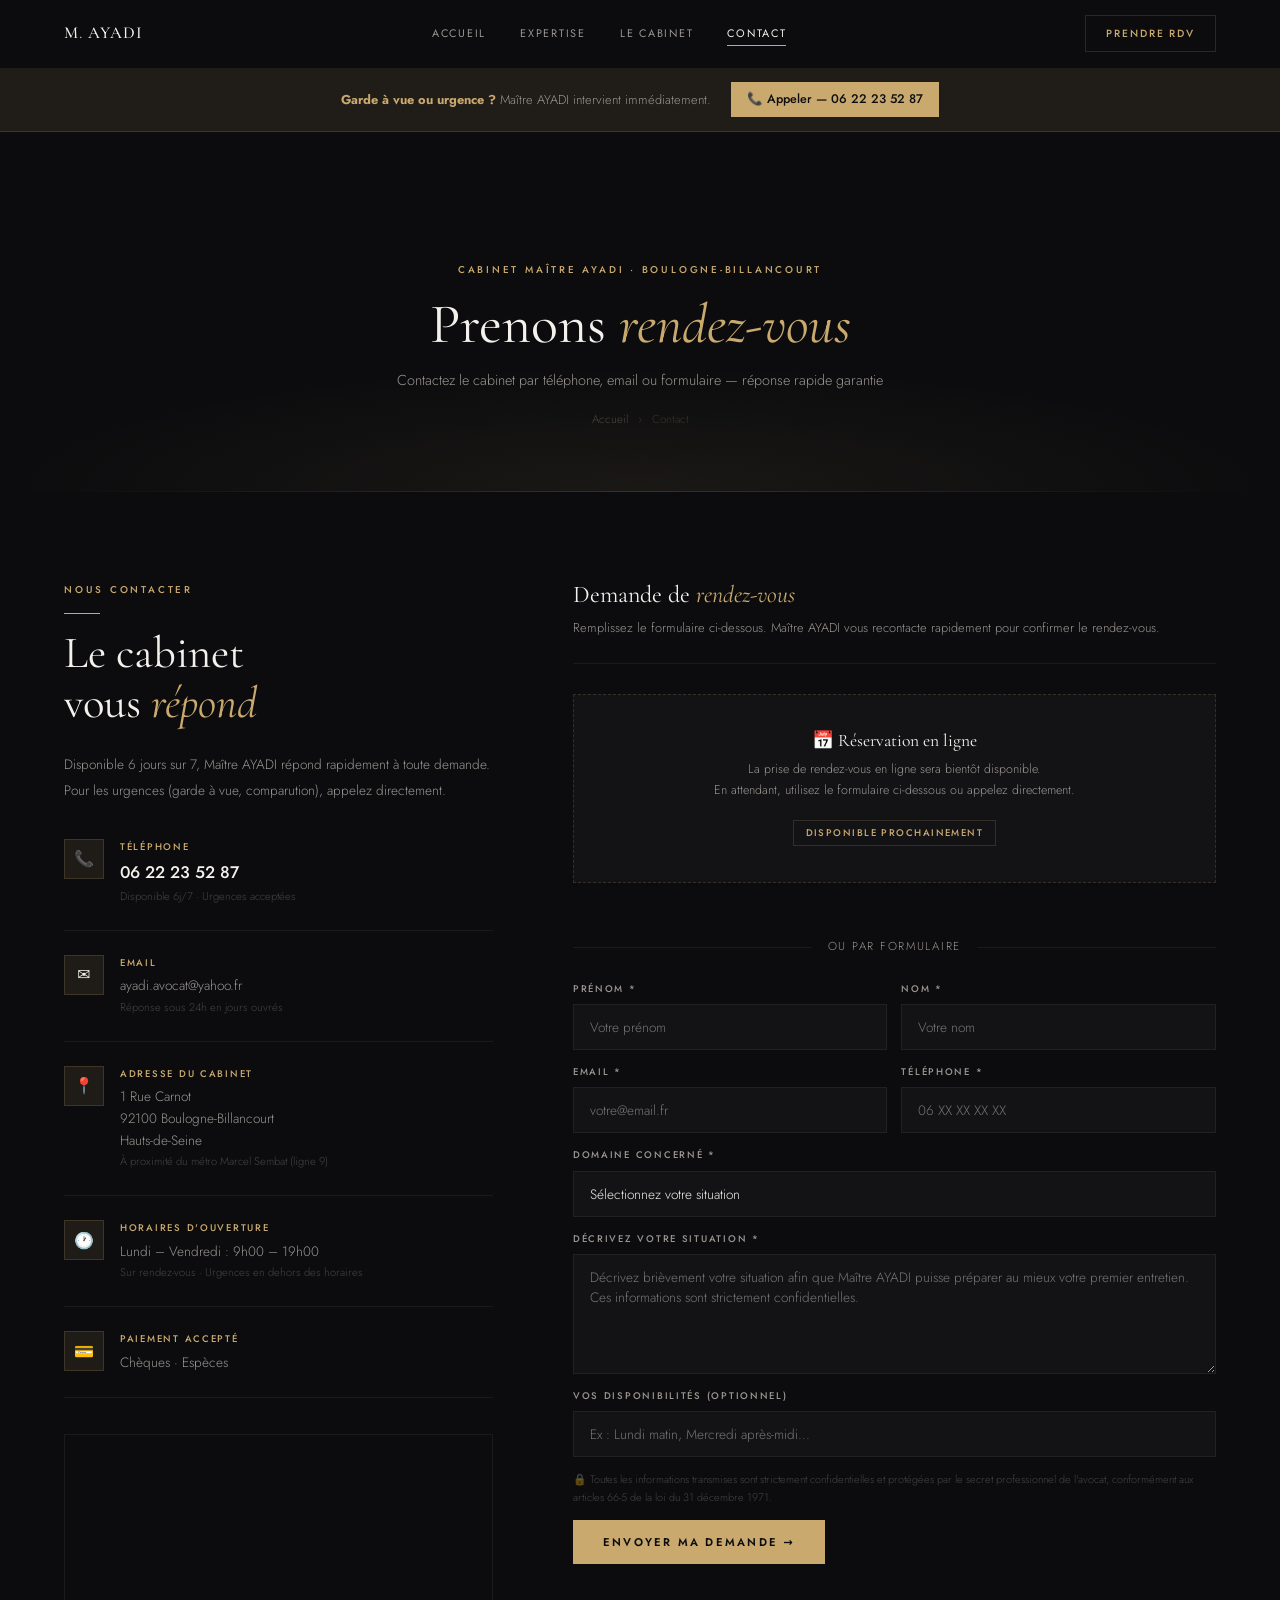
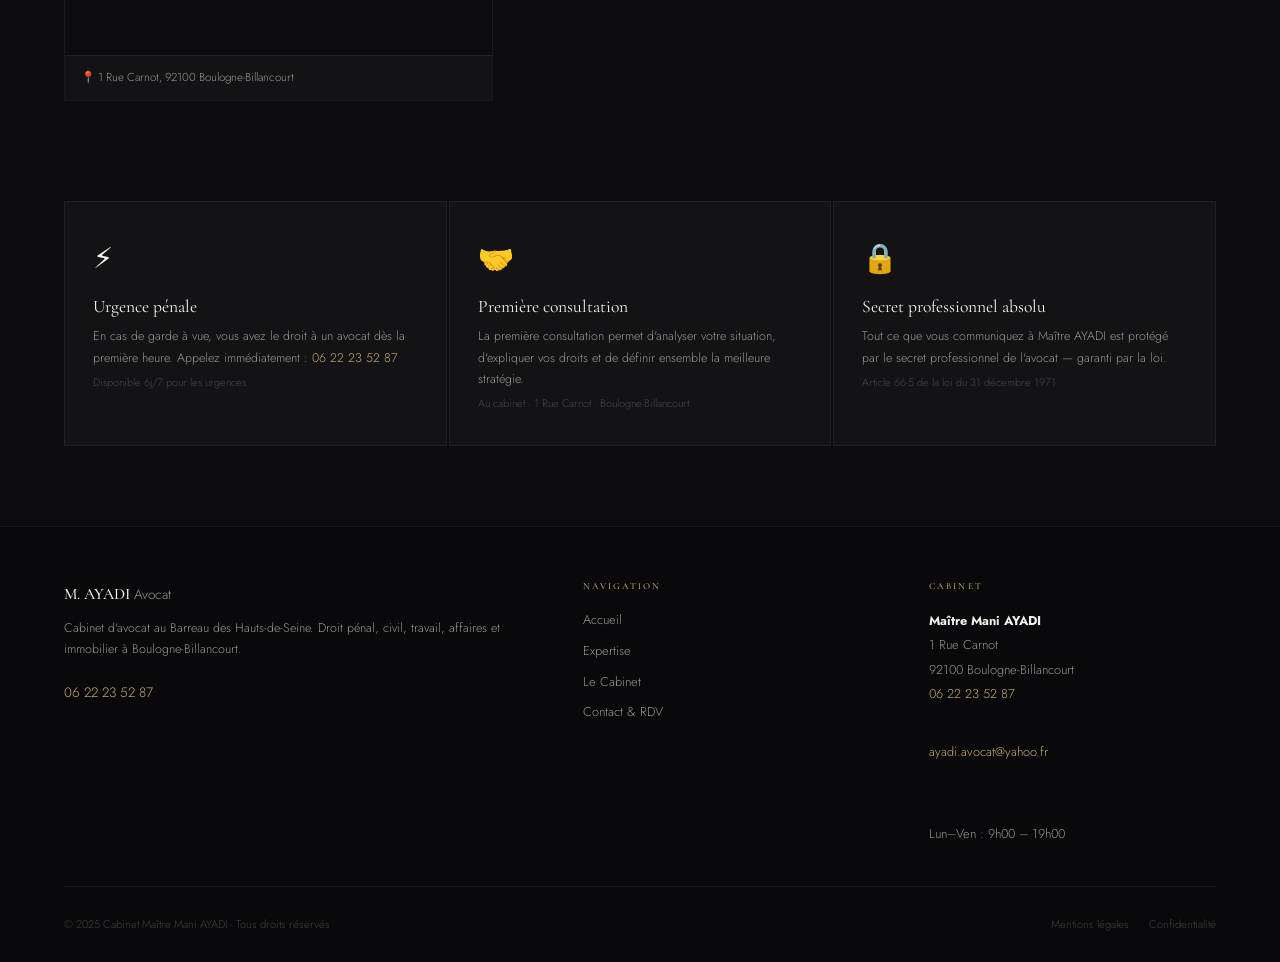
<file: contact.html>
<!DOCTYPE html>
<html lang="fr">
<head>
  <meta charset="UTF-8">
  <meta name="viewport" content="width=device-width, initial-scale=1.0">
  <title>Contact & Rendez-vous — Maître Mani AYADI · Avocat Boulogne-Billancourt</title>
  <meta name="description" content="Contactez Maître Mani AYADI, avocat à Boulogne-Billancourt. Tél : 06 22 23 52 87 · Email : ayadi.avocat@yahoo.fr · 1 Rue Carnot, 92100. Réponse rapide, disponible 6j/7.">
  <meta name="robots" content="index, follow">
  <link rel="canonical" href="https://ayadi-avocat.fr/contact.html">
  <link rel="preconnect" href="https://fonts.googleapis.com">
  <link rel="preconnect" href="https://fonts.gstatic.com" crossorigin>
  <link href="https://fonts.googleapis.com/css2?family=Cormorant+Garamond:ital,wght@0,300;0,400;0,500;0,600;1,300;1,400;1,500;1,600&family=Jost:wght@300;400;500;600&display=swap" rel="stylesheet">
  <link rel="stylesheet" href="css/style.css">
  <style>
    /* ─── Urgence Top Banner ─── */
    .urgence-top {
      background: var(--gold-dim);
      border-bottom: 1px solid var(--gold-line);
      padding: 14px 5%;
      display: flex;
      align-items: center;
      justify-content: center;
      gap: 20px;
      text-align: center;
      flex-wrap: wrap;
    }
    .urgence-top p { font-size: .8rem; color: var(--muted); }
    .urgence-top strong { color: var(--gold); }
    .urgence-top a {
      font-size: .78rem;
      font-weight: 500;
      color: var(--bg);
      background: var(--gold);
      padding: 7px 16px;
      white-space: nowrap;
      transition: background var(--tr);
    }
    .urgence-top a:hover { background: var(--gold-light); }

    /* ─── Contact Layout ─── */
    .contact-layout {
      padding: 90px 5% 100px;
      background: var(--bg);
      display: grid;
      grid-template-columns: 1fr 1.5fr;
      gap: 80px;
      align-items: start;
    }

    .contact-left { position: sticky; top: 90px; }
    .contact-left .label { display: block; margin-bottom: 14px; }
    .contact-left h2 { margin-bottom: 24px; }
    .contact-left p { font-size: .85rem; color: var(--muted); line-height: 1.85; margin-bottom: 36px; }

    /* ─── Map ─── */
    .map-wrap {
      margin-top: 36px;
      border: 1px solid var(--border);
      overflow: hidden;
    }
    .map-wrap iframe {
      width: 100%;
      height: 220px;
      border: none;
      filter: grayscale(0.4) contrast(1.1);
      display: block;
    }
    .map-label {
      padding: 12px 16px;
      background: var(--bg-2);
      font-size: .72rem;
      color: var(--muted);
      border-top: 1px solid var(--border);
      display: flex;
      align-items: center;
      gap: 8px;
    }

    /* ─── Form Section ─── */
    .form-section { display: flex; flex-direction: column; gap: 0; }
    .form-header {
      margin-bottom: 30px;
      padding-bottom: 24px;
      border-bottom: 1px solid var(--border);
    }
    .form-header h3 { font-family: var(--serif); font-size: 1.5rem; margin-bottom: 8px; }
    .form-header h3 em { color: var(--gold); font-style: italic; }
    .form-header p { font-size: .8rem; color: var(--muted); }

    /* Calendly Placeholder */
    .calendly-placeholder {
      background: var(--bg-2);
      border: 1px dashed var(--gold-line);
      padding: 36px 24px;
      text-align: center;
      margin-bottom: 30px;
    }
    .calendly-placeholder h4 { font-family: var(--serif); font-size: 1.1rem; margin-bottom: 8px; color: var(--white); }
    .calendly-placeholder p { font-size: .78rem; color: var(--muted); margin-bottom: 16px; }
    .calendly-placeholder .cp-badge {
      display: inline-block;
      font-size: .6rem;
      font-weight: 500;
      letter-spacing: .15em;
      text-transform: uppercase;
      color: var(--gold);
      border: 1px solid var(--gold-line);
      padding: 4px 12px;
    }

    /* OR Divider */
    .or-divider {
      display: flex;
      align-items: center;
      gap: 16px;
      margin: 24px 0;
      color: var(--muted);
      font-size: .72rem;
      letter-spacing: .15em;
      text-transform: uppercase;
    }
    .or-divider::before,
    .or-divider::after {
      content: '';
      flex: 1;
      height: 1px;
      background: var(--border);
    }

    /* ─── Info boxes ─── */
    .info-boxes {
      padding: 0 5% 80px;
      background: var(--bg);
      display: grid;
      grid-template-columns: repeat(3, 1fr);
      gap: 2px;
    }
    .info-box {
      background: var(--bg-2);
      border: 1px solid var(--border);
      padding: 32px 28px;
      transition: border-color var(--tr);
    }
    .info-box:hover { border-color: var(--gold-line); }
    .info-box-icon { font-size: 1.8rem; margin-bottom: 14px; }
    .info-box h4 { font-family: var(--serif); font-size: 1.1rem; margin-bottom: 10px; }
    .info-box p { font-size: .78rem; color: var(--muted); line-height: 1.7; }
    .info-box a { color: var(--gold); }
    .info-box a:hover { text-decoration: underline; }
    .info-box small { display: block; font-size: .68rem; color: var(--muted-2); margin-top: 4px; }

    @media (max-width: 1024px) {
      .contact-layout { grid-template-columns: 1fr; gap: 60px; }
      .contact-left { position: static; }
      .info-boxes { grid-template-columns: 1fr; }
    }
  </style>
</head>
<body>
  <div class="page-overlay"></div>

  <!-- Urgence banner -->
  <div class="urgence-top" style="margin-top:68px">
    <p><strong>Garde à vue ou urgence ?</strong> Maître AYADI intervient immédiatement.</p>
    <a href="tel:+33622235287">📞 Appeler — 06 22 23 52 87</a>
  </div>

  <nav class="mobile-nav">
    <a href="index.html">Accueil</a>
    <a href="domaines.html">Expertise</a>
    <a href="cabinet.html">Le Cabinet</a>
    <a href="contact.html">Contact</a>
    <a href="tel:+33622235287" class="mobile-nav-tel">06 22 23 52 87</a>
  </nav>
  <header class="navbar">
    <a href="index.html" class="nav-brand">M<span class="dot">.</span> AYADI</a>
    <nav class="nav-links">
      <a href="index.html">Accueil</a>
      <a href="domaines.html">Expertise</a>
      <a href="cabinet.html">Le Cabinet</a>
      <a href="contact.html">Contact</a>
    </nav>
    <a href="contact.html" class="nav-rdv">Prendre RDV</a>
    <button class="hamburger" aria-label="Menu"><span></span><span></span><span></span></button>
  </header>

  <main>
    <section class="mini-hero" style="margin-top:0">
      <span class="label">Cabinet Maître AYADI · Boulogne-Billancourt</span>
      <h1>Prenons <em style="font-style:italic;color:var(--gold)">rendez-vous</em></h1>
      <p>Contactez le cabinet par téléphone, email ou formulaire — réponse rapide garantie</p>
      <div class="breadcrumb">
        <a href="index.html">Accueil</a><span>›</span><span>Contact</span>
      </div>
    </section>

    <!-- CONTACT LAYOUT -->
    <div class="contact-layout">

      <!-- LEFT — Infos -->
      <div class="contact-left reveal-left">
        <span class="label">Nous contacter</span>
        <div class="gold-bar"></div>
        <h2 class="section-title">Le cabinet<br>vous <em>répond</em></h2>
        <p>Disponible 6 jours sur 7, Maître AYADI répond rapidement à toute demande. Pour les urgences (garde à vue, comparution), appelez directement.</p>

        <div class="contact-item">
          <div class="contact-icon">📞</div>
          <div>
            <div class="contact-lbl">Téléphone</div>
            <div class="contact-val">
              <a href="tel:+33622235287" style="font-size:1.05rem;color:var(--white);font-weight:500">06 22 23 52 87</a>
              <span class="contact-sub">Disponible 6j/7 · Urgences acceptées</span>
            </div>
          </div>
        </div>

        <div class="contact-item">
          <div class="contact-icon">✉️</div>
          <div>
            <div class="contact-lbl">Email</div>
            <div class="contact-val">
              <a href="mailto:ayadi.avocat@yahoo.fr">ayadi.avocat@yahoo.fr</a>
              <span class="contact-sub">Réponse sous 24h en jours ouvrés</span>
            </div>
          </div>
        </div>

        <div class="contact-item">
          <div class="contact-icon">📍</div>
          <div>
            <div class="contact-lbl">Adresse du cabinet</div>
            <div class="contact-val">
              <address style="font-style:normal">
                1 Rue Carnot<br>
                92100 Boulogne-Billancourt<br>
                Hauts-de-Seine
              </address>
              <span class="contact-sub">À proximité du métro Marcel Sembat (ligne 9)</span>
            </div>
          </div>
        </div>

        <div class="contact-item">
          <div class="contact-icon">🕐</div>
          <div>
            <div class="contact-lbl">Horaires d'ouverture</div>
            <div class="contact-val">
              Lundi – Vendredi : 9h00 – 19h00<br>
              <span class="contact-sub">Sur rendez-vous · Urgences en dehors des horaires</span>
            </div>
          </div>
        </div>

        <div class="contact-item">
          <div class="contact-icon">💳</div>
          <div>
            <div class="contact-lbl">Paiement accepté</div>
            <div class="contact-val">Chèques · Espèces</div>
          </div>
        </div>

        <div class="map-wrap">
          <iframe
            src="https://maps.google.com/maps?q=1+Rue+Carnot+92100+Boulogne-Billancourt&z=16&output=embed"
            title="Cabinet Maître AYADI — 1 Rue Carnot, Boulogne-Billancourt"
            loading="lazy"
            allowfullscreen>
          </iframe>
          <div class="map-label">📍 1 Rue Carnot, 92100 Boulogne-Billancourt</div>
        </div>
      </div>

      <!-- RIGHT — Form -->
      <div class="form-section reveal-right">
        <div class="form-header">
          <h3>Demande de <em>rendez-vous</em></h3>
          <p>Remplissez le formulaire ci-dessous. Maître AYADI vous recontacte rapidement pour confirmer le rendez-vous.</p>
        </div>

        <!-- Calendly placeholder — Phase 2 -->
        <div class="calendly-placeholder">
          <h4>📅 Réservation en ligne</h4>
          <p>La prise de rendez-vous en ligne sera bientôt disponible.<br>En attendant, utilisez le formulaire ci-dessous ou appelez directement.</p>
          <div class="cp-badge">Disponible prochainement</div>
        </div>

        <div class="or-divider">ou par formulaire</div>

        <form class="form contact-form" id="contactForm">
          <div class="form-row">
            <div class="form-group">
              <label for="prenom">Prénom *</label>
              <input type="text" id="prenom" name="prenom" required placeholder="Votre prénom">
            </div>
            <div class="form-group">
              <label for="nom">Nom *</label>
              <input type="text" id="nom" name="nom" required placeholder="Votre nom">
            </div>
          </div>
          <div class="form-row">
            <div class="form-group">
              <label for="email">Email *</label>
              <input type="email" id="email" name="email" required placeholder="votre@email.fr">
            </div>
            <div class="form-group">
              <label for="tel">Téléphone *</label>
              <input type="tel" id="tel" name="tel" required placeholder="06 XX XX XX XX">
            </div>
          </div>
          <div class="form-group">
            <label for="domaine">Domaine concerné *</label>
            <select id="domaine" name="domaine" required>
              <option value="" disabled selected>Sélectionnez votre situation</option>
              <option value="penal">Droit pénal — Garde à vue, tribunal, appel</option>
              <option value="civil">Droit civil — Responsabilité, indemnisation</option>
              <option value="travail">Droit du travail — Licenciement, prud'hommes</option>
              <option value="affaires">Droit des affaires — Litiges commerciaux</option>
              <option value="immobilier">Droit immobilier — Baux, copropriété</option>
              <option value="urgence">Urgence — Intervention immédiate requise</option>
              <option value="autre">Autre situation</option>
            </select>
          </div>
          <div class="form-group">
            <label for="message">Décrivez votre situation *</label>
            <textarea id="message" name="message" required placeholder="Décrivez brièvement votre situation afin que Maître AYADI puisse préparer au mieux votre premier entretien. Ces informations sont strictement confidentielles."></textarea>
          </div>
          <div class="form-group">
            <label for="disponibilites">Vos disponibilités (optionnel)</label>
            <input type="text" id="disponibilites" name="disponibilites" placeholder="Ex : Lundi matin, Mercredi après-midi...">
          </div>
          <p class="form-confidential">🔒 Toutes les informations transmises sont strictement confidentielles et protégées par le secret professionnel de l'avocat, conformément aux articles 66-5 de la loi du 31 décembre 1971.</p>
          <button type="submit" class="btn-submit">Envoyer ma demande →</button>
        </form>
      </div>

    </div>

    <!-- INFO BOXES -->
    <div class="info-boxes">
      <div class="info-box reveal">
        <div class="info-box-icon">⚡</div>
        <h4>Urgence pénale</h4>
        <p>En cas de garde à vue, vous avez le droit à un avocat dès la première heure. Appelez immédiatement : <a href="tel:+33622235287">06 22 23 52 87</a></p>
        <small>Disponible 6j/7 pour les urgences</small>
      </div>
      <div class="info-box reveal" style="transition-delay:.1s">
        <div class="info-box-icon">🤝</div>
        <h4>Première consultation</h4>
        <p>La première consultation permet d'analyser votre situation, d'expliquer vos droits et de définir ensemble la meilleure stratégie.</p>
        <small>Au cabinet · 1 Rue Carnot · Boulogne-Billancourt</small>
      </div>
      <div class="info-box reveal" style="transition-delay:.2s">
        <div class="info-box-icon">🔒</div>
        <h4>Secret professionnel absolu</h4>
        <p>Tout ce que vous communiquez à Maître AYADI est protégé par le secret professionnel de l'avocat — garanti par la loi.</p>
        <small>Article 66-5 de la loi du 31 décembre 1971</small>
      </div>
    </div>

  </main>

  <footer>
    <div class="footer-grid">
      <div>
        <div class="footer-brand">M<span class="dot">.</span> AYADI <span style="font-family:var(--sans);font-weight:300;font-size:.85rem;color:var(--muted)">Avocat</span></div>
        <p class="footer-tagline">Cabinet d'avocat au Barreau des Hauts-de-Seine. Droit pénal, civil, travail, affaires et immobilier à Boulogne-Billancourt.</p>
        <a href="tel:+33622235287" class="footer-tel">06 22 23 52 87</a>
      </div>
      <nav class="footer-col">
        <h4>Navigation</h4>
        <a href="index.html">Accueil</a>
        <a href="domaines.html">Expertise</a>
        <a href="cabinet.html">Le Cabinet</a>
        <a href="contact.html">Contact & RDV</a>
      </nav>
      <div class="footer-col footer-nap">
        <h4>Cabinet</h4>
        <address>
          <p><strong style="color:var(--white)">Maître Mani AYADI</strong><br>1 Rue Carnot<br>92100 Boulogne-Billancourt<br><a href="tel:+33622235287">06 22 23 52 87</a><br><a href="mailto:ayadi.avocat@yahoo.fr">ayadi.avocat@yahoo.fr</a><br><br>Lun–Ven : 9h00 – 19h00</p>
        </address>
      </div>
    </div>
    <div class="footer-bottom">
      <p>© 2025 Cabinet Maître Mani AYADI · Tous droits réservés</p>
      <div class="footer-legal">
        <a href="mentions-legales.html">Mentions légales</a>
        <a href="confidentialite.html">Confidentialité</a>
      </div>
    </div>
  </footer>

  <script src="js/main.js" defer></script>
</body>
</html>
</file>
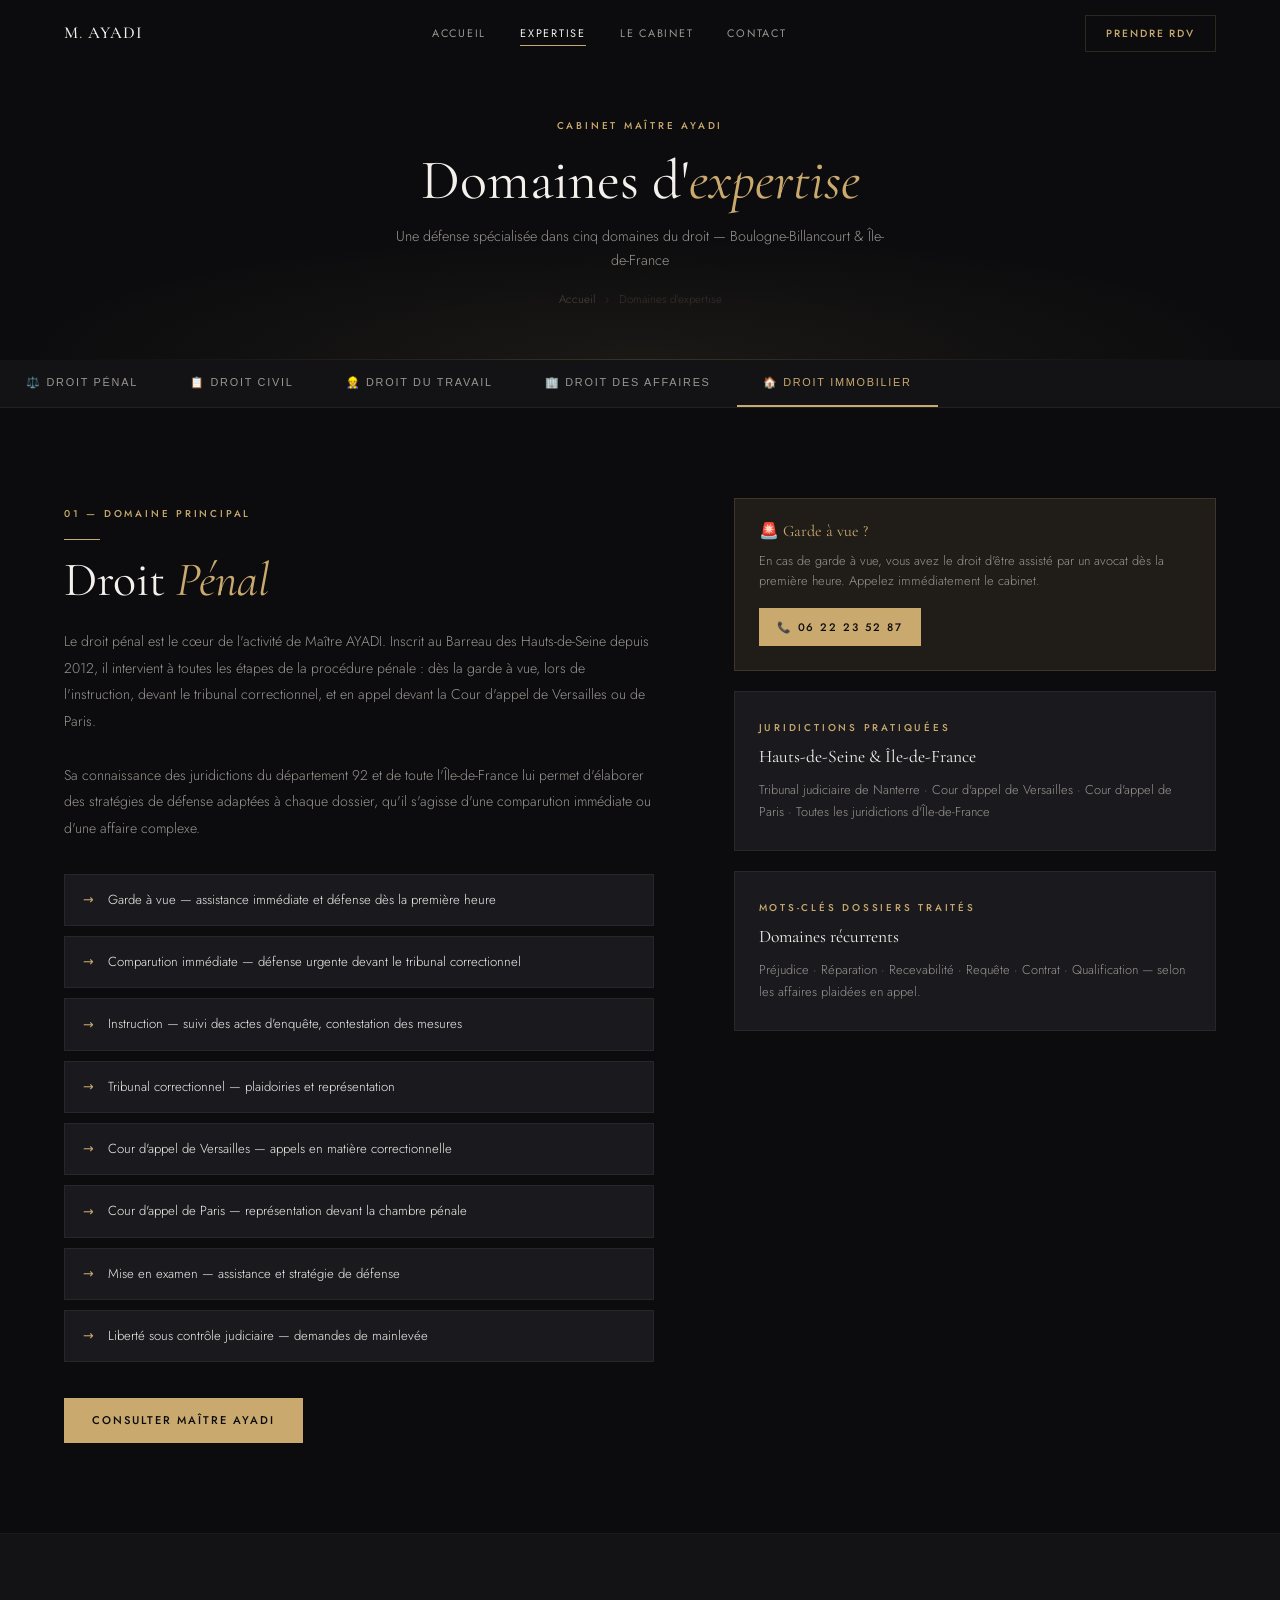
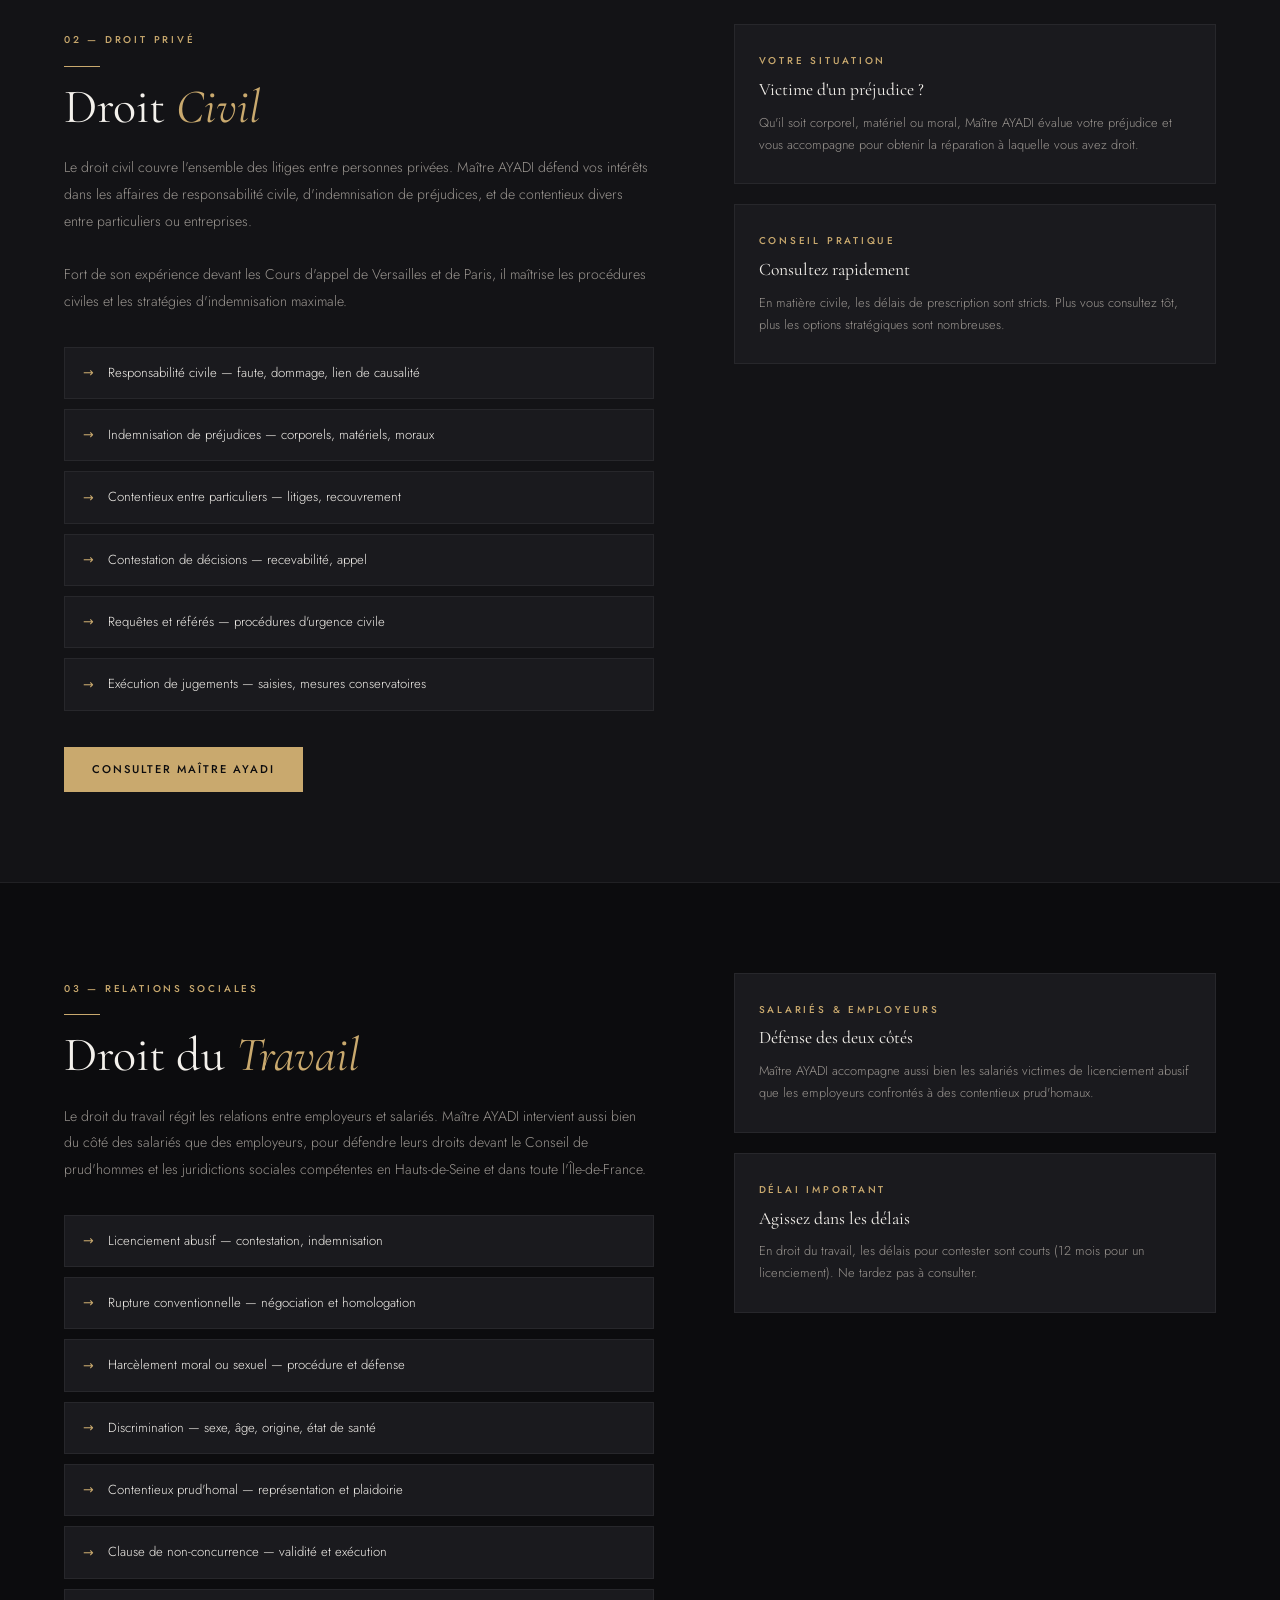
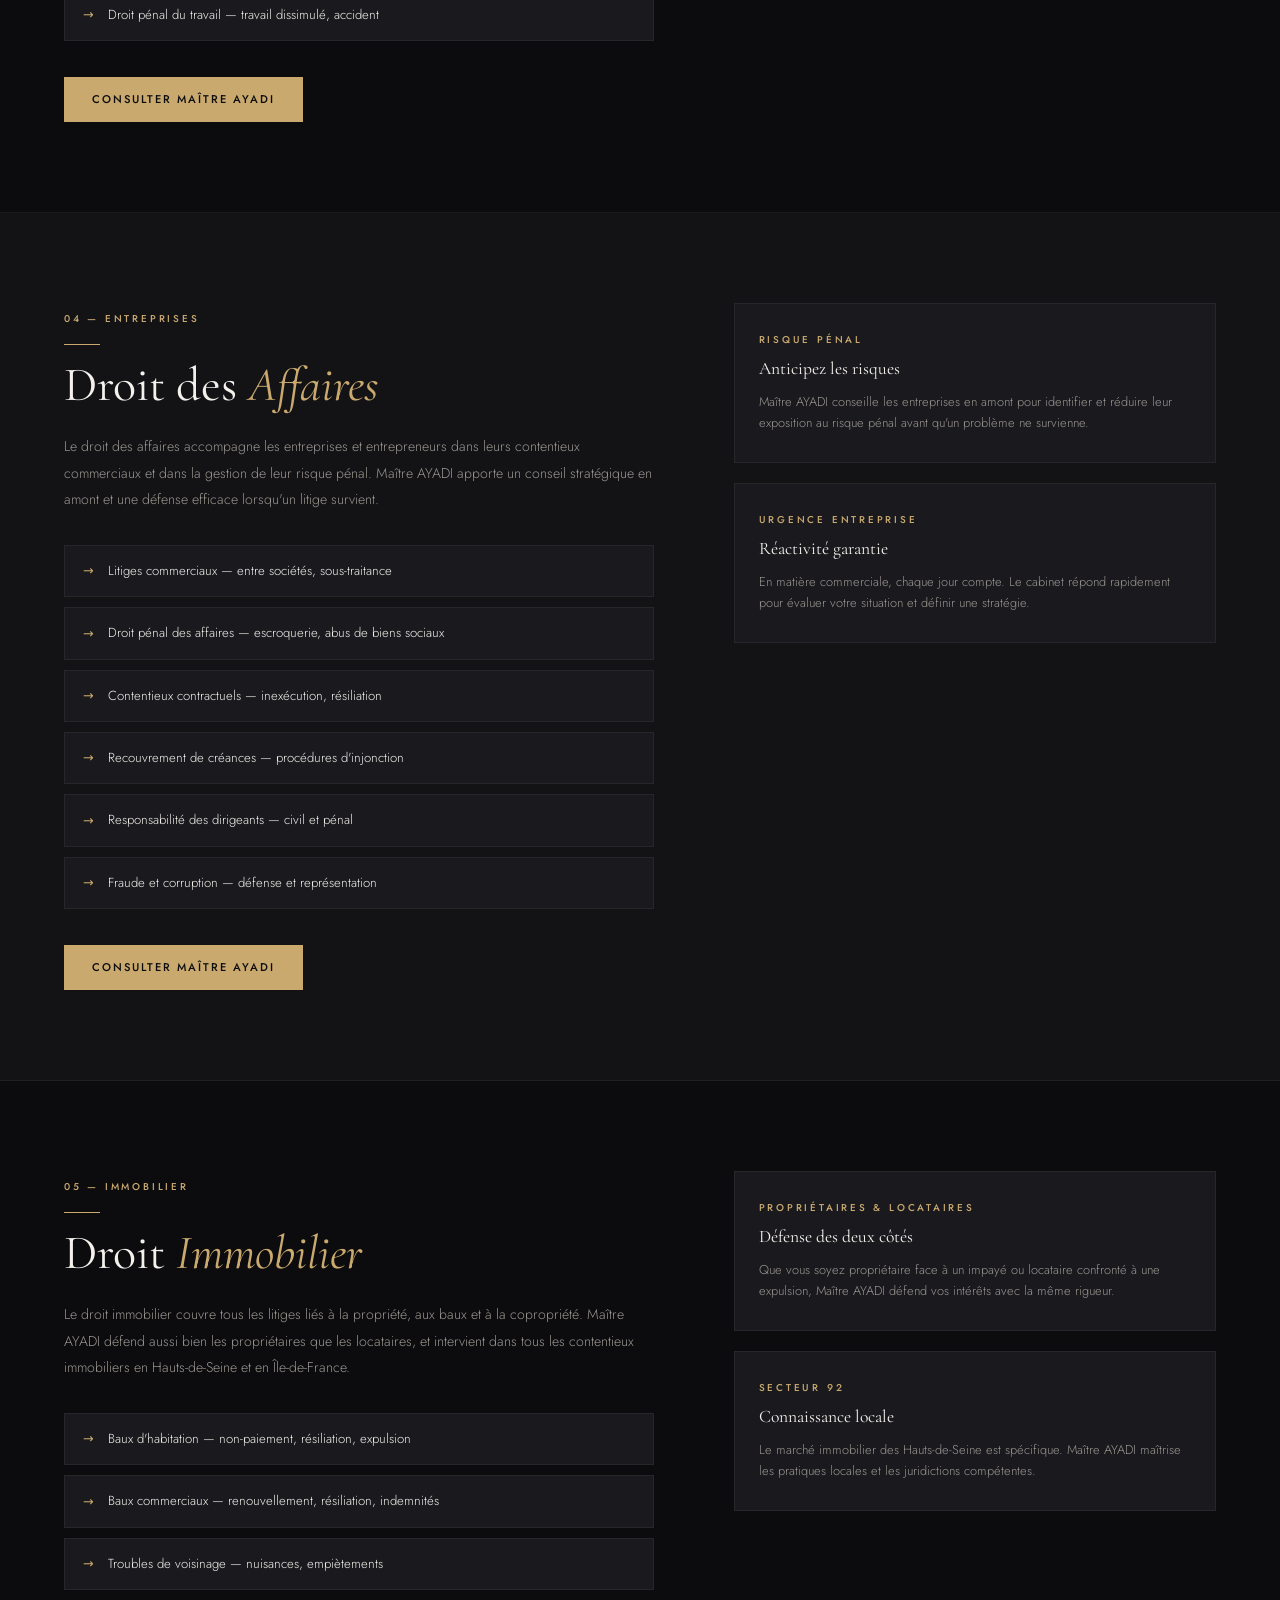
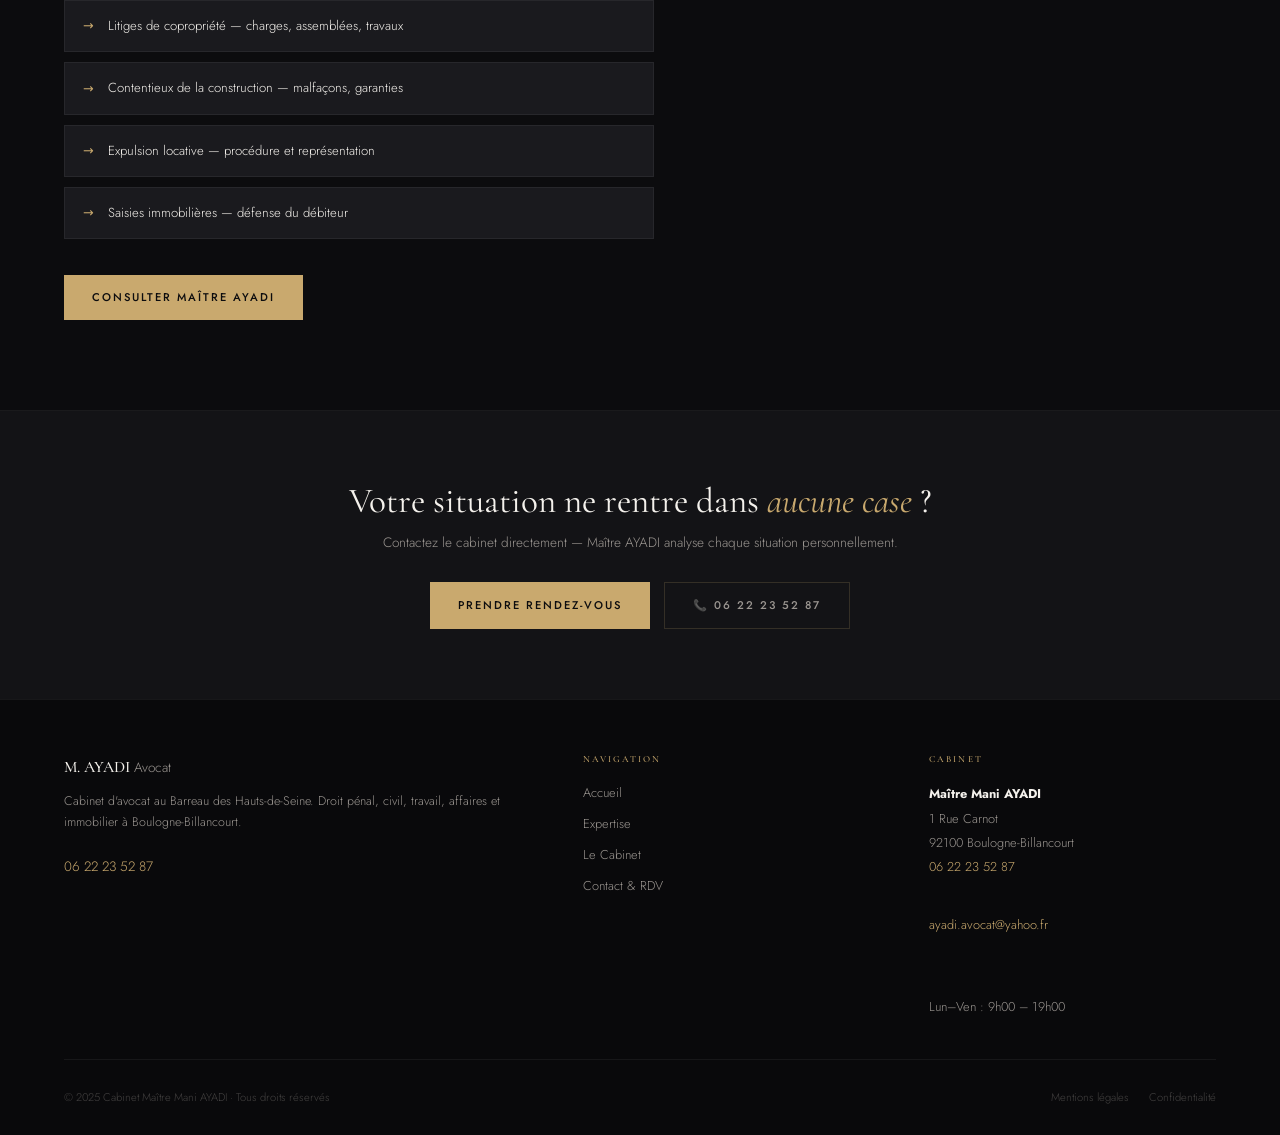
<file: domaines.html>
<!DOCTYPE html>
<html lang="fr">
<head>
  <meta charset="UTF-8">
  <meta name="viewport" content="width=device-width, initial-scale=1.0">
  <title>Domaines d'expertise — Maître Mani AYADI · Avocat Boulogne-Billancourt</title>
  <meta name="description" content="Maître AYADI intervient en droit pénal, droit civil, droit du travail, droit des affaires et droit immobilier à Boulogne-Billancourt. Barreau des Hauts-de-Seine.">
  <meta name="robots" content="index, follow">
  <link rel="canonical" href="https://ayadi-avocat.fr/domaines.html">
  <link rel="preconnect" href="https://fonts.googleapis.com">
  <link rel="preconnect" href="https://fonts.gstatic.com" crossorigin>
  <link href="https://fonts.googleapis.com/css2?family=Cormorant+Garamond:ital,wght@0,300;0,400;0,500;0,600;1,300;1,400;1,500;1,600&family=Jost:wght@300;400;500;600&display=swap" rel="stylesheet">
  <link rel="stylesheet" href="css/style.css">
  <style>
    /* ─── Domain Tabs ─── */
    .domain-tabs {
      background: var(--bg-2);
      border-bottom: 1px solid var(--border);
      display: flex;
      overflow-x: auto;
      scrollbar-width: none;
      position: sticky;
      top: 68px;
      z-index: 100;
    }
    .domain-tabs::-webkit-scrollbar { display: none; }
    .domain-tab {
      padding: 16px 26px;
      font-size: 0.68rem;
      font-weight: 500;
      letter-spacing: 0.16em;
      text-transform: uppercase;
      color: var(--muted);
      background: none;
      border: none;
      border-bottom: 2px solid transparent;
      cursor: pointer;
      white-space: nowrap;
      transition: all var(--tr);
    }
    .domain-tab:hover { color: var(--white); }
    .domain-tab.active { color: var(--gold); border-bottom-color: var(--gold); }

    /* ─── Domain Sections ─── */
    .domain-section {
      padding: 90px 5%;
      border-bottom: 1px solid var(--border);
      scroll-margin-top: 140px;
    }
    .domain-section:nth-child(even) { background: var(--bg-2); }
    .domain-section:nth-child(odd) { background: var(--bg); }
    .domain-section.hidden { display: none; }

    .domain-grid {
      display: grid;
      grid-template-columns: 1.1fr 0.9fr;
      gap: 80px;
      align-items: start;
    }

    .domain-title {
      font-family: var(--serif);
      font-size: clamp(2rem, 4vw, 3rem);
      margin-bottom: 20px;
    }
    .domain-title em { font-style: italic; color: var(--gold); }
    .domain-desc {
      font-size: 0.88rem;
      color: var(--muted);
      line-height: 1.9;
      margin-bottom: 32px;
    }

    .subdomain-list {
      display: flex;
      flex-direction: column;
      gap: 10px;
      margin-bottom: 36px;
    }
    .subdomain-item {
      display: flex;
      align-items: center;
      gap: 14px;
      padding: 14px 18px;
      background: var(--bg-3);
      border: 1px solid var(--border);
      font-size: 0.82rem;
      color: var(--white);
      transition: border-color var(--tr), background var(--tr);
    }
    .subdomain-item:hover { border-color: var(--gold-line); background: var(--bg-4); }
    .subdomain-item::before { content: '→'; color: var(--gold); font-size: 0.8rem; flex-shrink: 0; }

    .domain-side { display: flex; flex-direction: column; gap: 20px; }
    .domain-box {
      background: var(--bg-3);
      border: 1px solid var(--border);
      padding: 28px 24px;
    }
    .domain-box h4 {
      font-family: var(--serif);
      font-size: 1.1rem;
      margin-bottom: 12px;
      color: var(--white);
    }
    .domain-box p { font-size: 0.8rem; color: var(--muted); line-height: 1.7; }
    .domain-box .label { margin-bottom: 10px; display: block; }

    /* Pénal urgent box */
    .urgence-box {
      background: var(--gold-dim);
      border: 1px solid var(--gold-line);
      padding: 24px;
    }
    .urgence-box h4 { color: var(--gold); margin-bottom: 10px; font-family: var(--serif); font-size: 1rem; }
    .urgence-box p { font-size: 0.8rem; color: var(--muted); line-height: 1.6; margin-bottom: 16px; }

    /* Bottom CTA */
    .domains-cta {
      padding: 70px 5%;
      text-align: center;
      background: var(--bg-2);
    }
    .domains-cta h2 { font-family: var(--serif); font-size: clamp(1.5rem, 3vw, 2.2rem); margin-bottom: 10px; }
    .domains-cta h2 em { color: var(--gold); font-style: italic; }
    .domains-cta p { font-size: 0.85rem; color: var(--muted); margin-bottom: 28px; }

    @media (max-width: 768px) {
      .domain-grid { grid-template-columns: 1fr; gap: 40px; }
    }
  </style>
</head>
<body>
  <div class="page-overlay"></div>
  <nav class="mobile-nav">
    <a href="index.html">Accueil</a>
    <a href="domaines.html">Expertise</a>
    <a href="cabinet.html">Le Cabinet</a>
    <a href="contact.html">Contact</a>
    <a href="tel:+33622235287" class="mobile-nav-tel">06 22 23 52 87</a>
  </nav>
  <header class="navbar">
    <a href="index.html" class="nav-brand">M<span class="dot">.</span> AYADI</a>
    <nav class="nav-links">
      <a href="index.html">Accueil</a>
      <a href="domaines.html">Expertise</a>
      <a href="cabinet.html">Le Cabinet</a>
      <a href="contact.html">Contact</a>
    </nav>
    <a href="contact.html" class="nav-rdv">Prendre RDV</a>
    <button class="hamburger" aria-label="Menu"><span></span><span></span><span></span></button>
  </header>

  <main>
    <section class="mini-hero">
      <span class="label">Cabinet Maître AYADI</span>
      <h1>Domaines d'<em style="font-style:italic;color:var(--gold)">expertise</em></h1>
      <p>Une défense spécialisée dans cinq domaines du droit — Boulogne-Billancourt & Île-de-France</p>
      <div class="breadcrumb">
        <a href="index.html">Accueil</a><span>›</span><span>Domaines d'expertise</span>
      </div>
    </section>

    <!-- Sticky Tabs -->
    <div class="domain-tabs" role="tablist">
      <button class="domain-tab active" data-domain="penal" role="tab">⚖️ Droit Pénal</button>
      <button class="domain-tab" data-domain="civil" role="tab">📋 Droit Civil</button>
      <button class="domain-tab" data-domain="travail" role="tab">👷 Droit du Travail</button>
      <button class="domain-tab" data-domain="affaires" role="tab">🏢 Droit des Affaires</button>
      <button class="domain-tab" data-domain="immobilier" role="tab">🏠 Droit Immobilier</button>
    </div>

    <!-- ══ DROIT PÉNAL ══ -->
    <section class="domain-section" id="penal" data-domain="penal" aria-labelledby="penal-title">
      <div class="domain-grid">
        <div>
          <span class="label">01 — Domaine principal</span>
          <div class="gold-bar"></div>
          <h2 class="domain-title" id="penal-title">Droit <em>Pénal</em></h2>
          <p class="domain-desc">
            Le droit pénal est le cœur de l'activité de Maître AYADI. Inscrit au Barreau des
            Hauts-de-Seine depuis 2012, il intervient à toutes les étapes de la procédure pénale :
            dès la garde à vue, lors de l'instruction, devant le tribunal correctionnel, et en appel
            devant la Cour d'appel de Versailles ou de Paris.
            <br><br>
            Sa connaissance des juridictions du département 92 et de toute l'Île-de-France lui permet
            d'élaborer des stratégies de défense adaptées à chaque dossier, qu'il s'agisse d'une
            comparution immédiate ou d'une affaire complexe.
          </p>
          <div class="subdomain-list">
            <div class="subdomain-item">Garde à vue — assistance immédiate et défense dès la première heure</div>
            <div class="subdomain-item">Comparution immédiate — défense urgente devant le tribunal correctionnel</div>
            <div class="subdomain-item">Instruction — suivi des actes d'enquête, contestation des mesures</div>
            <div class="subdomain-item">Tribunal correctionnel — plaidoiries et représentation</div>
            <div class="subdomain-item">Cour d'appel de Versailles — appels en matière correctionnelle</div>
            <div class="subdomain-item">Cour d'appel de Paris — représentation devant la chambre pénale</div>
            <div class="subdomain-item">Mise en examen — assistance et stratégie de défense</div>
            <div class="subdomain-item">Liberté sous contrôle judiciaire — demandes de mainlevée</div>
          </div>
          <a href="contact.html" class="btn btn-gold">Consulter Maître AYADI</a>
        </div>
        <div class="domain-side">
          <div class="urgence-box reveal">
            <h4>🚨 Garde à vue ?</h4>
            <p>En cas de garde à vue, vous avez le droit d'être assisté par un avocat dès la première heure. Appelez immédiatement le cabinet.</p>
            <a href="tel:+33622235287" class="btn btn-gold" style="font-size:.68rem;padding:10px 18px">📞 06 22 23 52 87</a>
          </div>
          <div class="domain-box reveal">
            <span class="label">Juridictions pratiquées</span>
            <h4>Hauts-de-Seine & Île-de-France</h4>
            <p>Tribunal judiciaire de Nanterre · Cour d'appel de Versailles · Cour d'appel de Paris · Toutes les juridictions d'Île-de-France</p>
          </div>
          <div class="domain-box reveal">
            <span class="label">Mots-clés dossiers traités</span>
            <h4>Domaines récurrents</h4>
            <p>Préjudice · Réparation · Recevabilité · Requête · Contrat · Qualification — selon les affaires plaidées en appel.</p>
          </div>
        </div>
      </div>
    </section>

    <!-- ══ DROIT CIVIL ══ -->
    <section class="domain-section" id="civil" data-domain="civil" aria-labelledby="civil-title">
      <div class="domain-grid">
        <div>
          <span class="label">02 — Droit privé</span>
          <div class="gold-bar"></div>
          <h2 class="domain-title" id="civil-title">Droit <em>Civil</em></h2>
          <p class="domain-desc">
            Le droit civil couvre l'ensemble des litiges entre personnes privées. Maître AYADI
            défend vos intérêts dans les affaires de responsabilité civile, d'indemnisation
            de préjudices, et de contentieux divers entre particuliers ou entreprises.
            <br><br>
            Fort de son expérience devant les Cours d'appel de Versailles et de Paris,
            il maîtrise les procédures civiles et les stratégies d'indemnisation maximale.
          </p>
          <div class="subdomain-list">
            <div class="subdomain-item">Responsabilité civile — faute, dommage, lien de causalité</div>
            <div class="subdomain-item">Indemnisation de préjudices — corporels, matériels, moraux</div>
            <div class="subdomain-item">Contentieux entre particuliers — litiges, recouvrement</div>
            <div class="subdomain-item">Contestation de décisions — recevabilité, appel</div>
            <div class="subdomain-item">Requêtes et référés — procédures d'urgence civile</div>
            <div class="subdomain-item">Exécution de jugements — saisies, mesures conservatoires</div>
          </div>
          <a href="contact.html" class="btn btn-gold">Consulter Maître AYADI</a>
        </div>
        <div class="domain-side">
          <div class="domain-box reveal">
            <span class="label">Votre situation</span>
            <h4>Victime d'un préjudice ?</h4>
            <p>Qu'il soit corporel, matériel ou moral, Maître AYADI évalue votre préjudice et vous accompagne pour obtenir la réparation à laquelle vous avez droit.</p>
          </div>
          <div class="domain-box reveal">
            <span class="label">Conseil pratique</span>
            <h4>Consultez rapidement</h4>
            <p>En matière civile, les délais de prescription sont stricts. Plus vous consultez tôt, plus les options stratégiques sont nombreuses.</p>
          </div>
        </div>
      </div>
    </section>

    <!-- ══ DROIT DU TRAVAIL ══ -->
    <section class="domain-section" id="travail" data-domain="travail" aria-labelledby="travail-title">
      <div class="domain-grid">
        <div>
          <span class="label">03 — Relations sociales</span>
          <div class="gold-bar"></div>
          <h2 class="domain-title" id="travail-title">Droit du <em>Travail</em></h2>
          <p class="domain-desc">
            Le droit du travail régit les relations entre employeurs et salariés. Maître AYADI
            intervient aussi bien du côté des salariés que des employeurs, pour défendre leurs
            droits devant le Conseil de prud'hommes et les juridictions sociales compétentes
            en Hauts-de-Seine et dans toute l'Île-de-France.
          </p>
          <div class="subdomain-list">
            <div class="subdomain-item">Licenciement abusif — contestation, indemnisation</div>
            <div class="subdomain-item">Rupture conventionnelle — négociation et homologation</div>
            <div class="subdomain-item">Harcèlement moral ou sexuel — procédure et défense</div>
            <div class="subdomain-item">Discrimination — sexe, âge, origine, état de santé</div>
            <div class="subdomain-item">Contentieux prud'homal — représentation et plaidoirie</div>
            <div class="subdomain-item">Clause de non-concurrence — validité et exécution</div>
            <div class="subdomain-item">Droit pénal du travail — travail dissimulé, accident</div>
          </div>
          <a href="contact.html" class="btn btn-gold">Consulter Maître AYADI</a>
        </div>
        <div class="domain-side">
          <div class="domain-box reveal">
            <span class="label">Salariés & Employeurs</span>
            <h4>Défense des deux côtés</h4>
            <p>Maître AYADI accompagne aussi bien les salariés victimes de licenciement abusif que les employeurs confrontés à des contentieux prud'homaux.</p>
          </div>
          <div class="domain-box reveal">
            <span class="label">Délai important</span>
            <h4>Agissez dans les délais</h4>
            <p>En droit du travail, les délais pour contester sont courts (12 mois pour un licenciement). Ne tardez pas à consulter.</p>
          </div>
        </div>
      </div>
    </section>

    <!-- ══ DROIT DES AFFAIRES ══ -->
    <section class="domain-section" id="affaires" data-domain="affaires" aria-labelledby="affaires-title">
      <div class="domain-grid">
        <div>
          <span class="label">04 — Entreprises</span>
          <div class="gold-bar"></div>
          <h2 class="domain-title" id="affaires-title">Droit des <em>Affaires</em></h2>
          <p class="domain-desc">
            Le droit des affaires accompagne les entreprises et entrepreneurs dans leurs
            contentieux commerciaux et dans la gestion de leur risque pénal. Maître AYADI
            apporte un conseil stratégique en amont et une défense efficace lorsqu'un
            litige survient.
          </p>
          <div class="subdomain-list">
            <div class="subdomain-item">Litiges commerciaux — entre sociétés, sous-traitance</div>
            <div class="subdomain-item">Droit pénal des affaires — escroquerie, abus de biens sociaux</div>
            <div class="subdomain-item">Contentieux contractuels — inexécution, résiliation</div>
            <div class="subdomain-item">Recouvrement de créances — procédures d'injonction</div>
            <div class="subdomain-item">Responsabilité des dirigeants — civil et pénal</div>
            <div class="subdomain-item">Fraude et corruption — défense et représentation</div>
          </div>
          <a href="contact.html" class="btn btn-gold">Consulter Maître AYADI</a>
        </div>
        <div class="domain-side">
          <div class="domain-box reveal">
            <span class="label">Risque pénal</span>
            <h4>Anticipez les risques</h4>
            <p>Maître AYADI conseille les entreprises en amont pour identifier et réduire leur exposition au risque pénal avant qu'un problème ne survienne.</p>
          </div>
          <div class="domain-box reveal">
            <span class="label">Urgence entreprise</span>
            <h4>Réactivité garantie</h4>
            <p>En matière commerciale, chaque jour compte. Le cabinet répond rapidement pour évaluer votre situation et définir une stratégie.</p>
          </div>
        </div>
      </div>
    </section>

    <!-- ══ DROIT IMMOBILIER ══ -->
    <section class="domain-section" id="immobilier" data-domain="immobilier" aria-labelledby="immobilier-title">
      <div class="domain-grid">
        <div>
          <span class="label">05 — Immobilier</span>
          <div class="gold-bar"></div>
          <h2 class="domain-title" id="immobilier-title">Droit <em>Immobilier</em></h2>
          <p class="domain-desc">
            Le droit immobilier couvre tous les litiges liés à la propriété, aux baux et
            à la copropriété. Maître AYADI défend aussi bien les propriétaires que les
            locataires, et intervient dans tous les contentieux immobiliers en Hauts-de-Seine
            et en Île-de-France.
          </p>
          <div class="subdomain-list">
            <div class="subdomain-item">Baux d'habitation — non-paiement, résiliation, expulsion</div>
            <div class="subdomain-item">Baux commerciaux — renouvellement, résiliation, indemnités</div>
            <div class="subdomain-item">Troubles de voisinage — nuisances, empiètements</div>
            <div class="subdomain-item">Litiges de copropriété — charges, assemblées, travaux</div>
            <div class="subdomain-item">Contentieux de la construction — malfaçons, garanties</div>
            <div class="subdomain-item">Expulsion locative — procédure et représentation</div>
            <div class="subdomain-item">Saisies immobilières — défense du débiteur</div>
          </div>
          <a href="contact.html" class="btn btn-gold">Consulter Maître AYADI</a>
        </div>
        <div class="domain-side">
          <div class="domain-box reveal">
            <span class="label">Propriétaires & Locataires</span>
            <h4>Défense des deux côtés</h4>
            <p>Que vous soyez propriétaire face à un impayé ou locataire confronté à une expulsion, Maître AYADI défend vos intérêts avec la même rigueur.</p>
          </div>
          <div class="domain-box reveal">
            <span class="label">Secteur 92</span>
            <h4>Connaissance locale</h4>
            <p>Le marché immobilier des Hauts-de-Seine est spécifique. Maître AYADI maîtrise les pratiques locales et les juridictions compétentes.</p>
          </div>
        </div>
      </div>
    </section>

    <!-- CTA -->
    <div class="domains-cta">
      <h2>Votre situation ne rentre dans <em>aucune case</em> ?</h2>
      <p>Contactez le cabinet directement — Maître AYADI analyse chaque situation personnellement.</p>
      <div style="display:flex;gap:14px;justify-content:center;flex-wrap:wrap">
        <a href="contact.html" class="btn btn-gold">Prendre rendez-vous</a>
        <a href="tel:+33622235287" class="btn btn-outline">📞 06 22 23 52 87</a>
      </div>
    </div>

  </main>

  <footer>
    <div class="footer-grid">
      <div>
        <div class="footer-brand">M<span class="dot">.</span> AYADI <span style="font-family:var(--sans);font-weight:300;font-size:.85rem;color:var(--muted)">Avocat</span></div>
        <p class="footer-tagline">Cabinet d'avocat au Barreau des Hauts-de-Seine. Droit pénal, civil, travail, affaires et immobilier à Boulogne-Billancourt.</p>
        <a href="tel:+33622235287" class="footer-tel">06 22 23 52 87</a>
      </div>
      <nav class="footer-col">
        <h4>Navigation</h4>
        <a href="index.html">Accueil</a>
        <a href="domaines.html">Expertise</a>
        <a href="cabinet.html">Le Cabinet</a>
        <a href="contact.html">Contact & RDV</a>
      </nav>
      <div class="footer-col footer-nap">
        <h4>Cabinet</h4>
        <address>
          <p><strong style="color:var(--white)">Maître Mani AYADI</strong><br>1 Rue Carnot<br>92100 Boulogne-Billancourt<br><a href="tel:+33622235287">06 22 23 52 87</a><br><a href="mailto:ayadi.avocat@yahoo.fr">ayadi.avocat@yahoo.fr</a><br><br>Lun–Ven : 9h00 – 19h00</p>
        </address>
      </div>
    </div>
    <div class="footer-bottom">
      <p>© 2025 Cabinet Maître Mani AYADI · Tous droits réservés</p>
      <div class="footer-legal">
        <a href="mentions-legales.html">Mentions légales</a>
        <a href="confidentialite.html">Confidentialité</a>
      </div>
    </div>
  </footer>

  <script src="js/main.js" defer></script>
</body>
</html>
</file>
<file: css/style.css>
/* ============================================
   CABINET MAÎTRE MANI AYADI
   Style principal — Dark premium institutionnel
   ============================================ */

@import url('https://fonts.googleapis.com/css2?family=Cormorant+Garamond:ital,wght@0,300;0,400;0,500;0,600;1,300;1,400;1,500;1,600&family=Jost:wght@300;400;500;600&display=swap');

/* ─── Variables ─── */
:root {
  --bg:         #0C0C0E;
  --bg-2:       #131316;
  --bg-3:       #1A1A1E;
  --bg-4:       #202026;
  --gold:       #C9A96E;
  --gold-light: #DFC08A;
  --gold-dim:   rgba(201,169,110,0.1);
  --gold-line:  rgba(201,169,110,0.18);
  --white:      #F4F1EC;
  --muted:      #9A9590;
  --muted-2:    rgba(154,149,144,0.4);
  --border:     rgba(255,255,255,0.06);
  --serif:      'Cormorant Garamond', Georgia, serif;
  --sans:       'Jost', system-ui, sans-serif;
  --ease:       cubic-bezier(0.4,0,0.2,1);
  --tr:         0.32s;
}

/* ─── Reset ─── */
*, *::before, *::after { box-sizing: border-box; margin: 0; padding: 0; }
html { scroll-behavior: smooth; }
body {
  background: var(--bg);
  color: var(--white);
  font-family: var(--sans);
  font-weight: 300;
  line-height: 1.7;
  overflow-x: hidden;
}
a { color: inherit; text-decoration: none; }
img { max-width: 100%; display: block; }
ul { list-style: none; }
address { font-style: normal; }

/* ─── Typography ─── */
h1, h2, h3, h4 {
  font-family: var(--serif);
  font-weight: 400;
  line-height: 1.12;
}
h1 { font-size: clamp(2.6rem, 6vw, 4.2rem); }
h2 { font-size: clamp(1.8rem, 3.5vw, 2.8rem); }
h3 { font-size: clamp(1.2rem, 2vw, 1.6rem); }

.serif { font-family: var(--serif); }
.italic { font-style: italic; }
.gold { color: var(--gold); }
.muted { color: var(--muted); }

/* ─── Utilities ─── */
.label {
  font-family: var(--sans);
  font-size: 0.62rem;
  font-weight: 500;
  letter-spacing: 0.28em;
  text-transform: uppercase;
  color: var(--gold);
}
.gold-bar {
  display: block;
  width: 36px;
  height: 1px;
  background: var(--gold);
  margin: 14px 0;
}
.gold-bar.center { margin: 14px auto; }

.section-title { color: var(--white); }
.section-title em { font-style: italic; color: var(--gold); }

/* ─── Scroll Reveal ─── */
.reveal {
  opacity: 0;
  transform: translateY(22px);
  transition: opacity 0.7s var(--ease), transform 0.7s var(--ease);
}
.reveal.visible { opacity: 1; transform: none; }
.reveal-left {
  opacity: 0;
  transform: translateX(-28px);
  transition: opacity 0.7s var(--ease), transform 0.7s var(--ease);
}
.reveal-left.visible { opacity: 1; transform: none; }
.reveal-right {
  opacity: 0;
  transform: translateX(28px);
  transition: opacity 0.7s var(--ease), transform 0.7s var(--ease);
}
.reveal-right.visible { opacity: 1; transform: none; }

/* ─── Buttons ─── */
.btn {
  display: inline-flex;
  align-items: center;
  gap: 10px;
  padding: 13px 28px;
  font-family: var(--sans);
  font-size: 0.7rem;
  font-weight: 500;
  letter-spacing: 0.18em;
  text-transform: uppercase;
  transition: all var(--tr) var(--ease);
  cursor: pointer;
  border: none;
}
.btn-gold {
  background: var(--gold);
  color: var(--bg);
}
.btn-gold:hover { background: var(--gold-light); transform: translateY(-2px); }
.btn-outline {
  background: transparent;
  color: var(--muted);
  border: 1px solid var(--gold-line);
}
.btn-outline:hover { border-color: var(--gold); color: var(--gold); }
.btn-call {
  background: var(--gold);
  color: var(--bg);
  font-size: 0.95rem;
  padding: 16px 32px;
  font-weight: 600;
  letter-spacing: 0.05em;
  text-transform: none;
}
.btn-call:hover { background: var(--gold-light); transform: translateY(-2px); box-shadow: 0 8px 24px rgba(201,169,110,0.25); }

/* ─── Page Transition ─── */
.page-overlay {
  position: fixed; inset: 0;
  background: var(--bg);
  z-index: 9000;
  pointer-events: none;
  opacity: 0;
  transition: opacity 0.35s;
}
.page-overlay.out { opacity: 1; pointer-events: all; }

/* ─── NAVBAR ─── */
.navbar {
  position: fixed;
  top: 0; left: 0; right: 0;
  z-index: 1000;
  height: 68px;
  display: flex;
  align-items: center;
  justify-content: space-between;
  padding: 0 5%;
  border-bottom: 1px solid transparent;
  transition: background var(--tr), border-color var(--tr), backdrop-filter var(--tr);
}
.navbar.scrolled {
  background: rgba(12,12,14,0.96);
  backdrop-filter: blur(18px);
  border-bottom-color: var(--border);
}
.nav-brand {
  font-family: var(--serif);
  font-size: 1.05rem;
  font-weight: 500;
  letter-spacing: 0.06em;
  color: var(--white);
}
.nav-brand .dot { color: var(--gold); }

.nav-links {
  display: flex;
  align-items: center;
  gap: 34px;
}
.nav-links a {
  font-size: 0.68rem;
  font-weight: 400;
  letter-spacing: 0.16em;
  text-transform: uppercase;
  color: var(--muted);
  transition: color var(--tr);
  position: relative;
}
.nav-links a::after {
  content: '';
  position: absolute;
  bottom: -3px; left: 0;
  width: 0; height: 1px;
  background: var(--gold);
  transition: width var(--tr);
}
.nav-links a:hover { color: var(--white); }
.nav-links a:hover::after,
.nav-links a.active::after { width: 100%; }
.nav-links a.active { color: var(--white); }

.nav-rdv {
  padding: 9px 20px;
  border: 1px solid var(--gold-line);
  color: var(--gold);
  font-size: 0.65rem;
  font-weight: 500;
  letter-spacing: 0.18em;
  text-transform: uppercase;
  transition: all var(--tr);
  margin-left: 10px;
}
.nav-rdv:hover { background: var(--gold); color: var(--bg); border-color: var(--gold); }

/* Hamburger */
.hamburger {
  display: none;
  flex-direction: column;
  gap: 5px;
  background: none;
  border: none;
  cursor: pointer;
  padding: 4px;
}
.hamburger span {
  display: block; width: 22px; height: 1px;
  background: var(--white);
  transition: all var(--tr);
}
.hamburger.open span:nth-child(1) { transform: translateY(6px) rotate(45deg); }
.hamburger.open span:nth-child(2) { opacity: 0; }
.hamburger.open span:nth-child(3) { transform: translateY(-6px) rotate(-45deg); }

/* Mobile Nav */
.mobile-nav {
  position: fixed; inset: 0;
  background: var(--bg);
  z-index: 900;
  display: flex;
  flex-direction: column;
  align-items: center;
  justify-content: center;
  gap: 32px;
  opacity: 0;
  pointer-events: none;
  transition: opacity 0.35s;
}
.mobile-nav.open { opacity: 1; pointer-events: all; }
.mobile-nav a {
  font-family: var(--serif);
  font-size: clamp(1.8rem, 6vw, 2.6rem);
  color: var(--muted);
  transition: color var(--tr);
  opacity: 0;
  transform: translateY(16px);
  transition: color var(--tr), opacity 0.4s, transform 0.4s;
}
.mobile-nav.open a { opacity: 1; transform: none; }
.mobile-nav.open a:nth-child(1) { transition-delay: 0.05s; }
.mobile-nav.open a:nth-child(2) { transition-delay: 0.1s; }
.mobile-nav.open a:nth-child(3) { transition-delay: 0.15s; }
.mobile-nav.open a:nth-child(4) { transition-delay: 0.2s; }
.mobile-nav.open a:nth-child(5) { transition-delay: 0.25s; }
.mobile-nav a:hover { color: var(--white); }
.mobile-nav-tel {
  font-size: 0.88rem;
  color: var(--gold);
  letter-spacing: 0.08em;
  opacity: 0;
  transition: opacity 0.4s 0.3s;
}
.mobile-nav.open .mobile-nav-tel { opacity: 1; }

/* ─── MINI HERO (inner pages) ─── */
.mini-hero {
  height: 40vh;
  min-height: 280px;
  padding: 68px 5% 0;
  display: flex;
  flex-direction: column;
  align-items: center;
  justify-content: center;
  text-align: center;
  position: relative;
  background:
    radial-gradient(ellipse 70% 50% at 50% 100%, rgba(201,169,110,0.08) 0%, transparent 70%),
    var(--bg);
}
.mini-hero::after {
  content: '';
  position: absolute;
  bottom: 0; left: 5%; right: 5%;
  height: 1px;
  background: linear-gradient(90deg, transparent, var(--gold-line), transparent);
}
.mini-hero .label { margin-bottom: 14px; }
.mini-hero h1 { font-size: clamp(2rem, 5vw, 3.5rem); }
.mini-hero p { color: var(--muted); font-size: 0.9rem; margin-top: 12px; max-width: 500px; }

/* Breadcrumb */
.breadcrumb {
  display: flex;
  align-items: center;
  gap: 10px;
  margin-top: 18px;
  font-size: 0.72rem;
  color: var(--muted-2);
}
.breadcrumb a { color: var(--muted-2); transition: color var(--tr); }
.breadcrumb a:hover { color: var(--gold); }
.breadcrumb span { color: rgba(154,149,144,0.25); }

/* ─── SECTION DIVIDER ─── */
.section-top-line::before {
  content: '';
  display: block;
  height: 1px;
  background: linear-gradient(90deg, transparent, var(--gold-line), transparent);
  margin-bottom: 100px;
}

/* ─── STATS BAND ─── */
.stats-band {
  background: var(--bg-2);
  border-top: 1px solid var(--border);
  border-bottom: 1px solid var(--border);
  padding: 50px 5%;
  display: grid;
  grid-template-columns: repeat(4, 1fr);
  gap: 40px;
  text-align: center;
}
.stat-num {
  font-family: var(--serif);
  font-size: clamp(2.4rem, 5vw, 3.6rem);
  color: var(--gold);
  line-height: 1;
  margin-bottom: 8px;
}
.stat-lbl {
  font-size: 0.72rem;
  color: var(--muted);
  letter-spacing: 0.08em;
}

/* ─── EXPERTISE CARDS ─── */
.expertise-card {
  background: var(--bg-3);
  border: 1px solid var(--border);
  padding: 44px 34px;
  position: relative;
  overflow: hidden;
  transition: border-color var(--tr), background var(--tr), transform var(--tr);
}
.expertise-card:hover {
  border-color: var(--gold-line);
  background: var(--bg-4);
  transform: translateY(-4px);
}
.expertise-card::after {
  content: '';
  position: absolute;
  bottom: 0; left: 0;
  width: 0; height: 2px;
  background: var(--gold);
  transition: width 0.5s var(--ease);
}
.expertise-card:hover::after { width: 100%; }
.card-num {
  font-family: var(--serif);
  font-size: 3.2rem;
  font-weight: 300;
  color: rgba(201,169,110,0.1);
  line-height: 1;
  margin-bottom: 16px;
}
.card-icon { font-size: 1.6rem; margin-bottom: 14px; }
.card-title {
  font-family: var(--serif);
  font-size: 1.4rem;
  color: var(--white);
  margin-bottom: 12px;
}
.card-desc {
  font-size: 0.8rem;
  color: var(--muted);
  line-height: 1.8;
  margin-bottom: 20px;
}
.card-tags {
  display: flex;
  flex-wrap: wrap;
  gap: 6px;
}
.card-tag {
  font-size: 0.6rem;
  letter-spacing: 0.1em;
  color: var(--gold);
  border: 1px solid var(--gold-line);
  padding: 3px 10px;
}

/* ─── PROCESS STEPS ─── */
.process-step { text-align: center; padding: 36px 24px; }
.step-num {
  width: 42px; height: 42px;
  background: var(--gold);
  color: var(--bg);
  border-radius: 50%;
  font-size: 0.8rem;
  font-weight: 600;
  display: flex; align-items: center; justify-content: center;
  margin: 0 auto 22px;
}
.step-title {
  font-family: var(--serif);
  font-size: 1.15rem;
  margin-bottom: 10px;
}
.step-desc { font-size: 0.78rem; color: var(--muted); line-height: 1.7; }

/* ─── TESTIMONIALS ─── */
.testimonial-card {
  background: var(--bg-2);
  border: 1px solid var(--border);
  padding: 36px 32px;
  transition: border-color var(--tr);
}
.testimonial-card:hover { border-color: var(--gold-line); }
.t-open-quote {
  font-family: var(--serif);
  font-size: 3.5rem;
  color: var(--gold);
  opacity: 0.2;
  line-height: 0.6;
  margin-bottom: 18px;
}
.t-stars { color: var(--gold); font-size: 0.75rem; letter-spacing: 4px; margin-bottom: 14px; }
.t-text {
  font-family: var(--serif);
  font-size: 0.98rem;
  font-style: italic;
  color: var(--white);
  line-height: 1.75;
  margin-bottom: 22px;
}
.t-author strong {
  display: block;
  font-size: 0.75rem;
  font-weight: 500;
  color: var(--white);
  margin-bottom: 2px;
}
.t-author span { font-size: 0.68rem; color: var(--gold); }

/* ─── CONTACT ITEMS ─── */
.contact-item {
  display: flex;
  gap: 16px;
  align-items: flex-start;
  padding-bottom: 24px;
  margin-bottom: 24px;
  border-bottom: 1px solid var(--border);
}
.contact-item:last-child { border-bottom: none; margin-bottom: 0; padding-bottom: 0; }
.contact-icon {
  width: 40px; height: 40px;
  background: var(--gold-dim);
  border: 1px solid var(--gold-line);
  display: flex; align-items: center; justify-content: center;
  font-size: 1rem;
  flex-shrink: 0;
}
.contact-lbl {
  font-size: 0.6rem;
  font-weight: 500;
  letter-spacing: 0.18em;
  text-transform: uppercase;
  color: var(--gold);
  margin-bottom: 4px;
}
.contact-val { font-size: 0.85rem; color: var(--muted); line-height: 1.6; }
.contact-val a { transition: color var(--tr); }
.contact-val a:hover { color: var(--white); }
.contact-sub { display: block; font-size: 0.7rem; color: var(--muted-2); margin-top: 2px; }

/* ─── FORM ─── */
.form { display: flex; flex-direction: column; gap: 14px; }
.form-row { display: grid; grid-template-columns: 1fr 1fr; gap: 14px; }
.form-group { display: flex; flex-direction: column; gap: 7px; }
.form-group label {
  font-size: 0.6rem;
  font-weight: 500;
  letter-spacing: 0.18em;
  text-transform: uppercase;
  color: var(--muted);
}
.form-group input,
.form-group select,
.form-group textarea {
  background: var(--bg-2);
  border: 1px solid var(--border);
  color: var(--white);
  padding: 12px 16px;
  font-family: var(--sans);
  font-size: 0.85rem;
  font-weight: 300;
  outline: none;
  width: 100%;
  transition: border-color var(--tr);
  appearance: none;
}
.form-group input:focus,
.form-group select:focus,
.form-group textarea:focus { border-color: var(--gold-line); }
.form-group select { cursor: pointer; }
.form-group select option { background: var(--bg-2); }
.form-group textarea { resize: vertical; min-height: 120px; }
.form-confidential {
  font-size: 0.68rem;
  color: var(--muted-2);
  line-height: 1.6;
}
.btn-submit {
  align-self: flex-start;
  padding: 14px 30px;
  background: var(--gold);
  color: var(--bg);
  border: none;
  font-family: var(--sans);
  font-size: 0.7rem;
  font-weight: 600;
  letter-spacing: 0.2em;
  text-transform: uppercase;
  cursor: pointer;
  transition: all var(--tr);
}
.btn-submit:hover { background: var(--gold-light); transform: translateY(-2px); }

/* ─── URGENCE BAND ─── */
.urgence-band {
  background: var(--bg-3);
  border-top: 1px solid var(--gold-line);
  border-bottom: 1px solid var(--gold-line);
  padding: 60px 5%;
  text-align: center;
}
.urgence-band .label { display: block; margin-bottom: 14px; }
.urgence-band h2 { margin-bottom: 10px; }
.urgence-band p { font-size: 0.85rem; color: var(--muted); margin-bottom: 28px; }
.urgence-btns { display: flex; gap: 14px; justify-content: center; flex-wrap: wrap; }

/* ─── FOOTER ─── */
footer {
  background: #09090B;
  border-top: 1px solid var(--border);
  padding: 54px 5% 28px;
}
.footer-grid {
  display: grid;
  grid-template-columns: 1.6fr 1fr 1fr;
  gap: 60px;
  padding-bottom: 40px;
  margin-bottom: 28px;
  border-bottom: 1px solid var(--border);
}
.footer-brand {
  font-family: var(--serif);
  font-size: 1rem;
  font-weight: 500;
  margin-bottom: 10px;
}
.footer-tagline { font-size: 0.78rem; color: var(--muted); line-height: 1.7; margin-bottom: 18px; }
.footer-tel { font-size: 0.85rem; color: var(--gold); }
.footer-col h4 {
  font-size: 0.58rem;
  font-weight: 500;
  letter-spacing: 0.22em;
  text-transform: uppercase;
  color: var(--gold);
  margin-bottom: 18px;
}
.footer-col a {
  display: block;
  font-size: 0.8rem;
  color: var(--muted);
  margin-bottom: 9px;
  transition: color var(--tr);
}
.footer-col a:hover { color: var(--white); }
.footer-nap p { font-size: 0.8rem; color: var(--muted); line-height: 1.9; }
.footer-nap a { color: var(--gold); }
.footer-bottom {
  display: flex;
  justify-content: space-between;
  align-items: center;
  font-size: 0.7rem;
  color: var(--muted-2);
}
.footer-bottom a { color: var(--muted-2); transition: color var(--tr); }
.footer-bottom a:hover { color: var(--muted); }
.footer-legal { display: flex; gap: 20px; }

/* ─── RESPONSIVE ─── */
@media (max-width: 1024px) {
  .stats-band { grid-template-columns: repeat(2, 1fr); }
  .footer-grid { grid-template-columns: 1fr 1fr; }
  .footer-grid > *:first-child { grid-column: 1 / -1; }
}
@media (max-width: 768px) {
  .nav-links, .nav-rdv { display: none; }
  .hamburger { display: flex; }
  .stats-band { grid-template-columns: 1fr 1fr; gap: 24px; }
  .form-row { grid-template-columns: 1fr; }
  .footer-grid { grid-template-columns: 1fr; gap: 36px; }
  .footer-bottom { flex-direction: column; gap: 10px; text-align: center; }
  .footer-legal { flex-direction: column; gap: 8px; }
}
@media (max-width: 480px) {
  .stats-band { grid-template-columns: 1fr; }
  .urgence-btns { flex-direction: column; align-items: center; }
}
</file>
